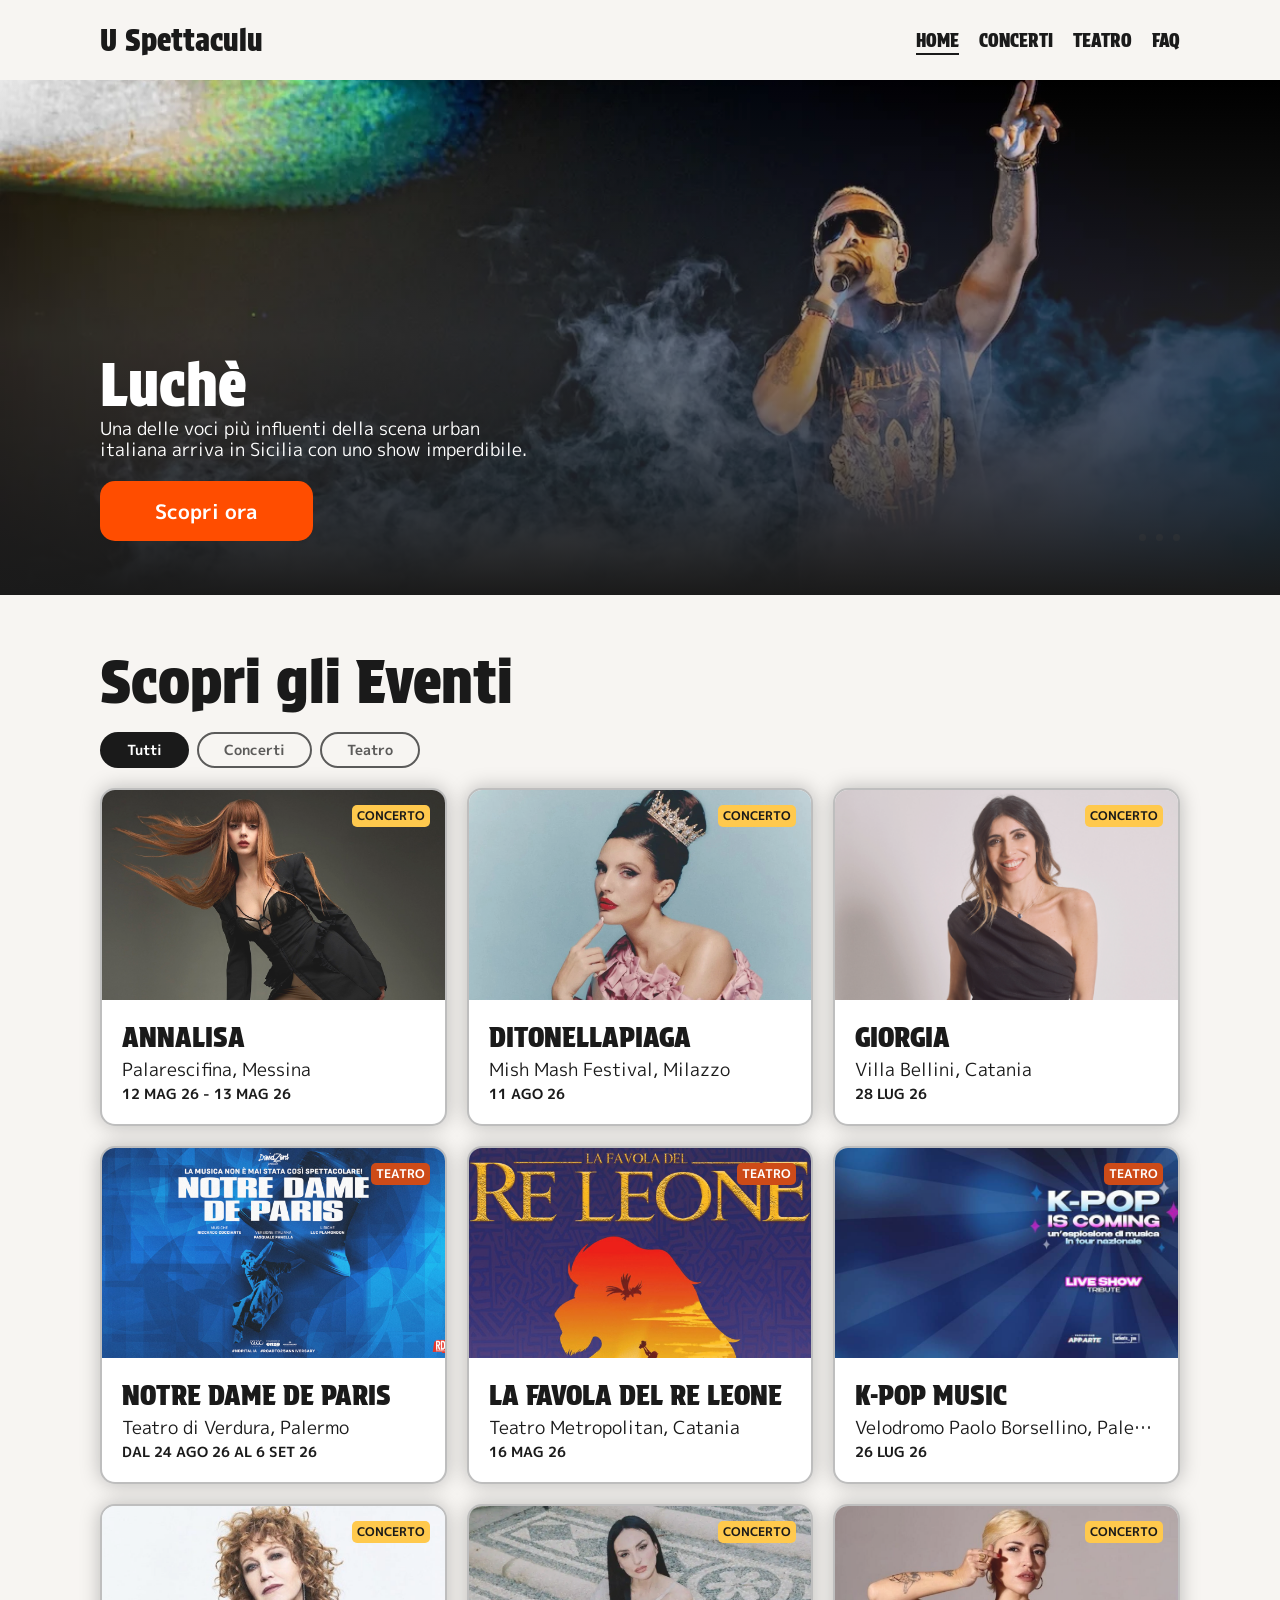
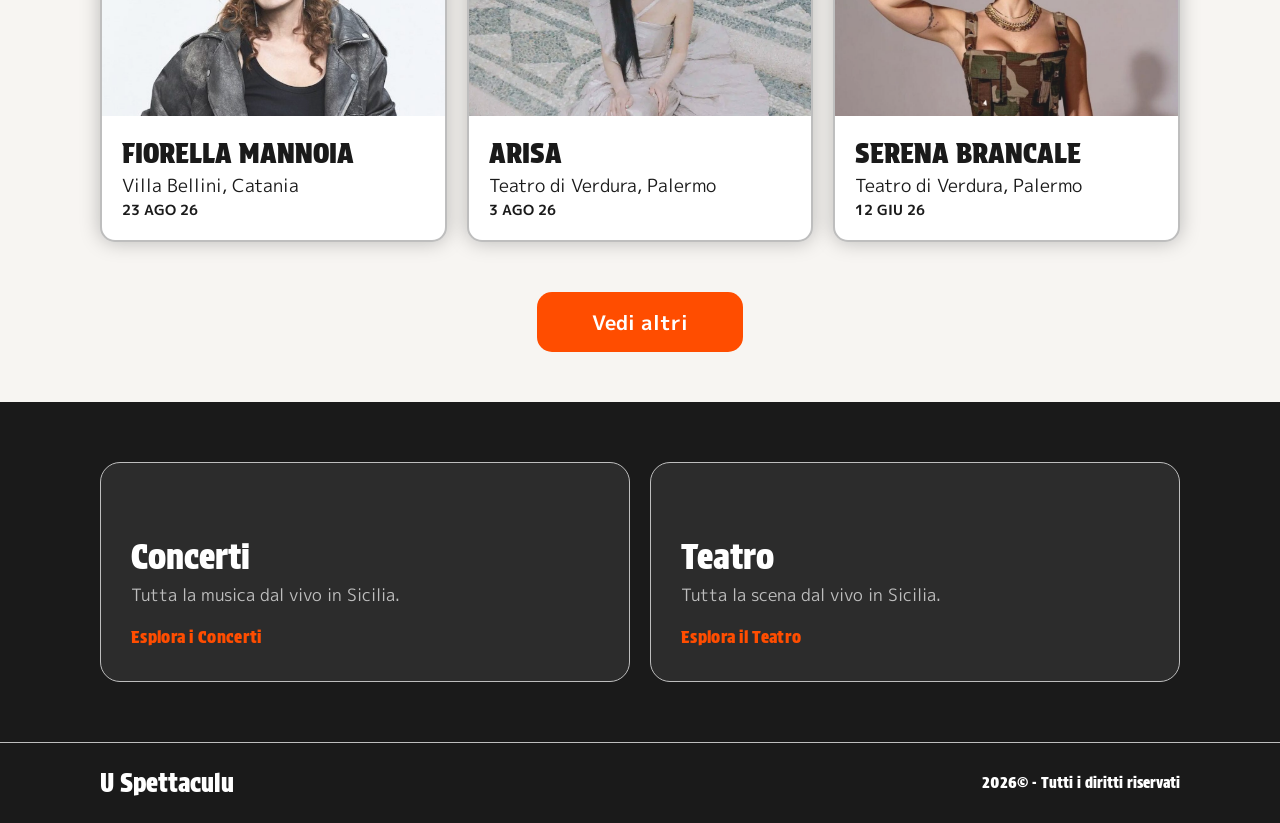
<file: index.html>
<!DOCTYPE html>
<html lang="it">
<head>
    <meta charset="UTF-8">
    <meta name="viewport" content="width=device-width, initial-scale=1.0">
    <title>U Spettaculu</title>
    <link rel="stylesheet" href="css/style.css">
    <link rel="preconnect" href="https://fonts.googleapis.com">
    <link rel="preconnect" href="https://fonts.gstatic.com" crossorigin>
    <link href="https://fonts.googleapis.com/css2?family=Protest+Strike&display=swap" rel="stylesheet">
    <link rel="preconnect" href="https://fonts.googleapis.com">
    <link rel="preconnect" href="https://fonts.gstatic.com" crossorigin>
    <link href="https://fonts.googleapis.com/css2?family=M+PLUS+1p&display=swap" rel="stylesheet">
</head>
<body>

<header>
  <div class="navbar">
    <a href="index.html" class="logo">U Spettaculu</a>
    <input type="checkbox" id="menu-toggle" class="menu-toggle">
    <label for="menu-toggle" class="hamburger">
      <span></span>
      <span></span>
      <span></span>
    </label>
    <nav>
      <ul class="nav-link">
        <li><a href="index.html" class="attivo">Home</a></li>
        <li><a href="concerti.html">Concerti</a></li>
        <li><a href="teatro.html">Teatro</a></li>
        <li><a href="faq.html">FAQ</a></li>
      </ul>
    </nav>
  </div>
</header>

<section class="hero">
  <div class="hero-track">
    <div class="hero-slide">
      <img src="img/luche-recensione-forum-concerto.webp" alt="Luchè">
      <div class="hero-contenuti">
        <h1 class="hero-titolo">Luchè</h1>
        <p class="hero-descrizione">Una delle voci più influenti della scena urban italiana arriva in Sicilia con uno show imperdibile.</p>
        <a href="luche.html" class="btn-arancione">Scopri ora</a>
      </div>
    </div>

    <div class="hero-slide">
      <img src="img/il_lago_dei_cigni2.jpg" alt="Il Lago dei Cigni">
      <div class="hero-contenuti">
        <h1 class="hero-titolo">Il Lago dei Cigni</h1>
        <p class="hero-descrizione">Celebre balletto che narra la tragica storia d'amore tra il principe Sigfrido e la principessa Odette.</p>
        <a href="il-lago-dei-cigni.html" class="btn-arancione">Scopri ora</a>
      </div>
    </div>

    <div class="hero-slide">
      <img src="img/copia-di-copy-of-rai-prima-puntata-di-sanremo-top.jpg" alt="Ditonellapiaga">
      <div class="hero-contenuti">
        <h1 class="hero-titolo">Ditonellapiaga</h1>
        <p class="hero-descrizione">Reduce dal podio a Sanremo 26, Ditonellapiaga si prepara per la sua unica data in Sicilia.</p>
        <a href="ditonellapiaga.html" class="btn-arancione">Scopri ora</a>
      </div>
    </div>
  </div>

  <div class="hero-dots">
    <span></span>
    <span></span>
    <span></span>
  </div>
</section>

<section class="scopri-eventi">
  <div class="scopri-eventi-contenitore">

    <div class="titolo-filtri">
      <h2 class="scopri-titolo">Scopri gli Eventi</h2>
      <div class="scopri-filtri">
        <button class="filtro active">Tutti</button>
        <button class="filtro">Concerti</button>
        <button class="filtro">Teatro</button>
      </div>
    </div>

    <div class="griglia-eventi">

    <a href="annalisa.html">
      <article class="card-eventi">
        <div class="card-immagine">
          <img src="img/annalisa.jpg" alt="Annalisa">
          <span class="badge-concerto">Concerto</span>
        </div>
        <div class="info-evento">
          <span class="nome-evento">Annalisa</span>
          <span class="luogo-evento">Palarescifina, Messina</span>
          <span class="data-evento">12 MAG 26 - 13 MAG 26</span>
        </div>
      </article>
    </a>

    <a href="ditonellapiaga.html">
      <article class="card-eventi">
        <div class="card-immagine">
          <img src="img/ditonellapiaga-ilariaieie-684-1.jpg" alt="Ditonellapiaga">
          <span class="badge-concerto">Concerto</span>
        </div>
        <div class="info-evento">
          <span class="nome-evento">Ditonellapiaga</span>
          <span class="luogo-evento">Mish Mash Festival, Milazzo</span>
          <span class="data-evento">11 Ago 26</span>
        </div>
      </article>
    </a>

      <article class="card-eventi">
        <div class="card-immagine">
          <img src="img/Giorgia La Cura per Me 1181_foto di Paolo Santambrogio.webp" alt="Giorgia">
          <span class="badge-concerto">Concerto</span>
        </div>
        <div class="info-evento">
          <span class="nome-evento">Giorgia</span>
          <span class="luogo-evento">Villa Bellini, Catania</span>
          <span class="data-evento">28 Lug 26</span>
        </div>
      </article>

      <a href="notre-dame.html">
      <article class="card-eventi">
        <div class="card-immagine">
          <img src="img/NDP_26_FB_event.jpg" alt="Notre Dame De Paris">
          <span class="badge-teatro">Teatro</span>
        </div>
        <div class="info-evento">
          <span class="nome-evento">Notre Dame De Paris</span>
          <span class="luogo-evento">Teatro di Verdura, Palermo</span>
          <span class="data-evento">Dal 24 ago 26 al 6 set 26</span>
        </div>
      </article>
      </a>

      <article class="card-eventi">
        <div class="card-immagine">
          <img src="img/Progetto-senza-titolo-46.jpg" alt="La favola del Re Leone">
          <span class="badge-teatro">Teatro</span>
        </div>
        <div class="info-evento">
          <span class="nome-evento">La favola del Re Leone</span>
          <span class="luogo-evento">Teatro Metropolitan, Catania</span>
          <span class="data-evento">16 Mag 26</span>
        </div>
      </article>

      <article class="card-eventi">
        <div class="card-immagine">
          <img src="img/kpop-coming-soon-biglietti-4.jpg" alt="K-POP Music">
          <span class="badge-teatro">Teatro</span>
        </div>
        <div class="info-evento">
          <span class="nome-evento">K-POP Music</span>
          <span class="luogo-evento">Velodromo Paolo Borsellino, Palermo</span>
          <span class="data-evento">26 Lug 26</span>
        </div>
      </article>

      <article class="card-eventi">
        <div class="card-immagine">
          <img src="img/Fiorella-Mannoia-1200x675.jpg" alt="Fiorella Mannoia">
          <span class="badge-concerto">Concerto</span>
        </div>
        <div class="info-evento">
          <span class="nome-evento">Fiorella Mannoia</span>
          <span class="luogo-evento">Villa Bellini, Catania</span>
          <span class="data-evento">23 Ago 26</span>
        </div>
      </article>

      <article class="card-eventi">
        <div class="card-immagine">
          <img src="img/arisa-rugiada-1200x675.jpg.webp" alt="Arisa">
          <span class="badge-concerto">Concerto</span>
        </div>
        <div class="info-evento">
          <span class="nome-evento">Arisa</span>
          <span class="luogo-evento">Teatro di Verdura, Palermo</span>
          <span class="data-evento">3 Ago 26</span>
        </div>
      </article>

      <article class="card-eventi">
        <div class="card-immagine">
          <img src="img/Serena Brancale foto 2.jpg" alt="Serena Brancale">
          <span class="badge-concerto">Concerto</span>
        </div>
        <div class="info-evento">
          <span class="nome-evento">Serena Brancale</span>
          <span class="luogo-evento">Teatro di Verdura, Palermo</span>
          <span class="data-evento">12 Giu 26</span>
        </div>
      </article>

    </div>

    <div class="spazio-bottone">
      <a href="tutti-eventi.html" class="btn-arancione">Vedi altri</a>
    </div>

  </div>
</section>

<section class="categorie">
  <div class="griglia-categorie">

      <div class="card-categoria">
        <h3 class="nome-categoria">Concerti</h3>
        <p class="descrizione-categoria">Tutta la musica dal vivo in Sicilia.</p>
        <a href="concerti.html" class="btn-categoria"><span>Esplora i Concerti</span></a>
      </div>

      <div class="card-categoria">
        <h3 class="nome-categoria">Teatro</h3>
        <p class="descrizione-categoria">Tutta la scena dal vivo in Sicilia.</p>
        <a href="teatro.html" class="btn-categoria"><span>Esplora il Teatro</span></a>
      </div>

  </div>
</section>

<footer class="footer">
  <div class="footer-contenuti">
    <a href="index.html" class="footer-logo">U Spettaculu</a>
    <span class="footer-copyright">2026© - Tutti i diritti riservati</span>
  </div>
</footer>

</body>
</html>
</file>
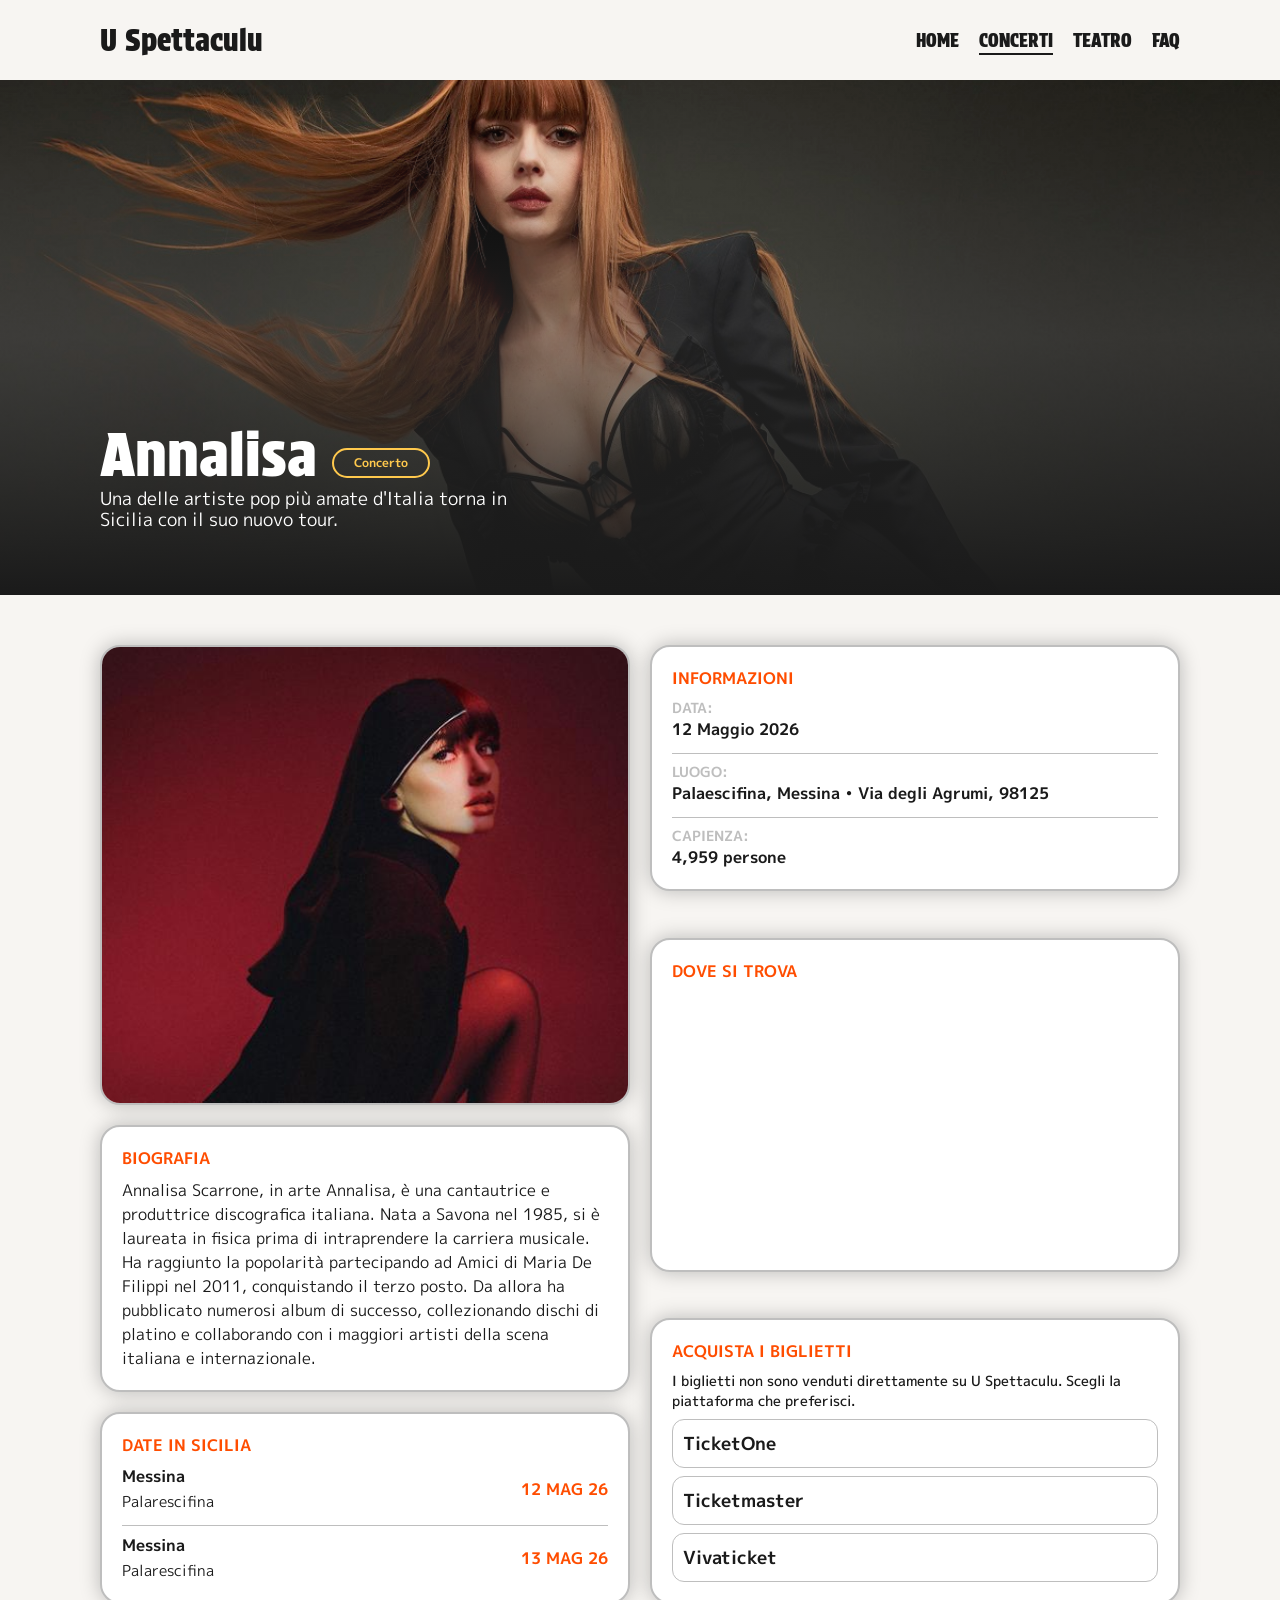
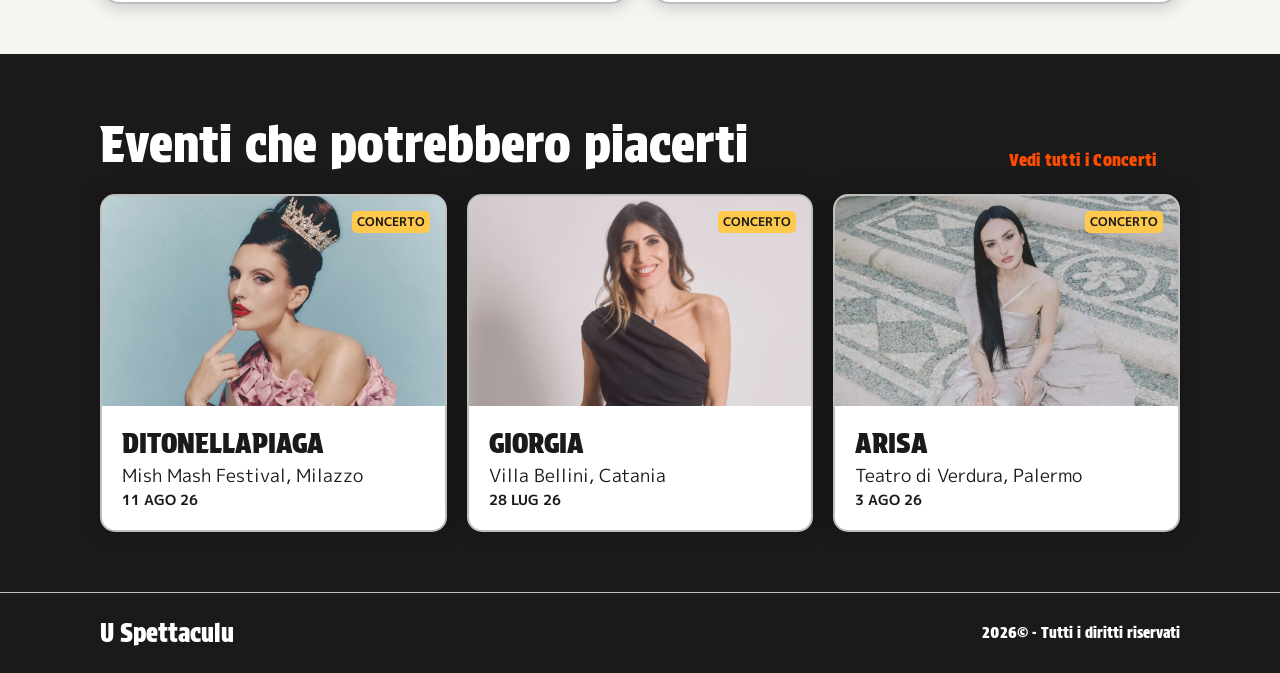
<file: annalisa.html>
<!DOCTYPE html>
<html lang="it">
<head>
    <meta charset="UTF-8">
    <meta name="viewport" content="width=device-width, initial-scale=1.0">
    <title>Concerti | Annalisa</title>
    <link rel="stylesheet" href="css/style.css">
    <link rel="preconnect" href="https://fonts.googleapis.com">
    <link rel="preconnect" href="https://fonts.gstatic.com" crossorigin>
    <link href="https://fonts.googleapis.com/css2?family=Protest+Strike&display=swap" rel="stylesheet">
    <link rel="preconnect" href="https://fonts.googleapis.com">
    <link rel="preconnect" href="https://fonts.gstatic.com" crossorigin>
    <link href="https://fonts.googleapis.com/css2?family=M+PLUS+1p&display=swap" rel="stylesheet">
</head>
<body>
   
<header>
  <div class="navbar">
    <a href="index.html" class="logo">U Spettaculu</a>
    <input type="checkbox" id="menu-toggle" class="menu-toggle">
    <label for="menu-toggle" class="hamburger">
      <span></span>
      <span></span>
      <span></span>
    </label>
    <nav>
      <ul class="nav-link">
        <li><a href="index.html">Home</a></li>
        <li><a href="concerti.html" class="attivo">Concerti</a></li>
        <li><a href="teatro.html">Teatro</a></li>
        <li><a href="faq.html">FAQ</a></li>
      </ul>
    </nav>
  </div>
</header>

<section class="hero">

    <div class="hero-slide">
      <img src="img/annalisa.jpg" alt="Annalisa">
      <div class="hero-contenuti">
        <div class="hero-titolo-badge">
            <h1 class="hero-titolo">Annalisa</h1>
            <span class="badge-concerto-alternativo">Concerto</span>
        </div>
        <p class="hero-descrizione">Una delle artiste pop più amate d'Italia torna in Sicilia con il suo nuovo tour.</p>
      </div>
    </div>

</section>

<section class="dettagli-evento">
  <div class="griglia-dettagli">

    <div class="colonna-sinistra">

    <div class="card-dettaglio card-immagine-evento">
      <img src="img/annalisa-2.jpg" alt="Annalisa in 'Canzone Estiva'">
    </div>

    <div class="card-dettaglio card-biografia">
      <h3 class="titolo-card">Biografia</h3>
      <p>Annalisa Scarrone, in arte Annalisa, è una cantautrice e produttrice discografica italiana. Nata a Savona nel 1985, si è laureata in fisica prima di intraprendere la carriera musicale. Ha raggiunto la popolarità partecipando ad Amici di Maria De Filippi nel 2011, conquistando il terzo posto. Da allora ha pubblicato numerosi album di successo, collezionando dischi di platino e collaborando con i maggiori artisti della scena italiana e internazionale.</p>
    </div>

    <div class="card-dettaglio card-altre-date">
      <h3 class="titolo-card">Date in Sicilia</h3>
      <div class="gruppo-data">
        <div class="città-luogo">
            <p class="città">Messina</p>
            <p class="luogo">Palarescifina</p>
        </div>
        <p class="data">12 Mag 26</p>
      </div>
      <div class="gruppo-data ultima-data">
        <div class="città-luogo">
            <p class="città">Messina</p>
            <p class="luogo">Palarescifina</p>
        </div>
        <p class="data">13 Mag 26</p>
      </div>
    </div>

    </div>

    <div class="colonna-destra">

        <div class="card-dettaglio card-info-evento">
      <h3 class="titolo-card">Informazioni</h3>
      <div>
        <p class="info-titolo"><strong>Data:</strong></p>
        <p class="info-riga">12 Maggio 2026</p>
      </div>
      <div>
        <p class="info-titolo"><strong>Luogo:</strong></p>
        <p class="info-riga">Palaescifina, Messina • Via degli Agrumi, 98125</p>
      </div>
      <div>
        <p class="info-titolo"><strong>Capienza:</strong></p>
        <p class="info-riga ultima-riga">4,959 persone</p>
      </div>
    </div>

    <div class="card-dettaglio card-mappa">
      <h3 class="titolo-card">Dove si trova</h3>
      <iframe src="https://www.google.com/maps/embed?pb=..." width="100%" height="250" style="border:0;" allowfullscreen="" loading="lazy"></iframe>
    </div>

    <div class="card-dettaglio card-biglietti">
      <h3 class="titolo-card">Acquista i biglietti</h3>
      <p>I biglietti non sono venduti direttamente su U Spettaculu. Scegli la piattaforma che preferisci.</p>
      <div class="bottoni-biglietti">
        <a href="#" class="btn-biglietto">TicketOne</a>
        <a href="#" class="btn-biglietto">Ticketmaster</a>
        <a href="#" class="btn-biglietto">Vivaticket</a>
      </div>
    </div>

    </div>

  </div>
</section>

<section class="categorie">
  <div class="scopri-eventi-contenitore">
    
    <div class="titolo-filtri potrebbero-piacerti">
      <h2 class="potrebbero-piacerti-titolo">Eventi che potrebbero piacerti</h2>
      <a href="concerti.html" class="btn-potrebbero-piacerti"><span>Vedi tutti i Concerti</span></a>
    </div>

    <div class="griglia-eventi">

      <a href="ditonellapiaga.html">
       <article class="card-eventi">
        <div class="card-immagine">
          <img src="img/ditonellapiaga-ilariaieie-684-1.jpg" alt="Ditonellapiaga">
          <span class="badge-concerto">Concerto</span>
        </div>
        <div class="info-evento">
          <span class="nome-evento">Ditonellapiaga</span>
          <span class="luogo-evento">Mish Mash Festival, Milazzo</span>
          <span class="data-evento">11 Ago 26</span>
        </div>
      </article>
      </a>

      <article class="card-eventi">
        <div class="card-immagine">
          <img src="img/Giorgia La Cura per Me 1181_foto di Paolo Santambrogio.webp" alt="Giorgia">
          <span class="badge-concerto">Concerto</span>
        </div>
        <div class="info-evento">
          <span class="nome-evento">Giorgia</span>
          <span class="luogo-evento">Villa Bellini, Catania</span>
          <span class="data-evento">28 Lug 26</span>
        </div>
      </article>

      <article class="card-eventi">
        <div class="card-immagine">
          <img src="img/arisa-rugiada-1200x675.jpg.webp" alt="Arisa">
          <span class="badge-concerto">Concerto</span>
        </div>
        <div class="info-evento">
          <span class="nome-evento">Arisa</span>
          <span class="luogo-evento">Teatro di Verdura, Palermo</span>
          <span class="data-evento">3 Ago 26</span>
        </div>
      </article>

    </div>
  </div>
</section>

<footer class="footer">
  <div class="footer-contenuti">
    <a href="index.html" class="footer-logo">U Spettaculu</a>
    <span class="footer-copyright">2026© - Tutti i diritti riservati</span>
  </div>
</footer>

</body>
</html>
</file>
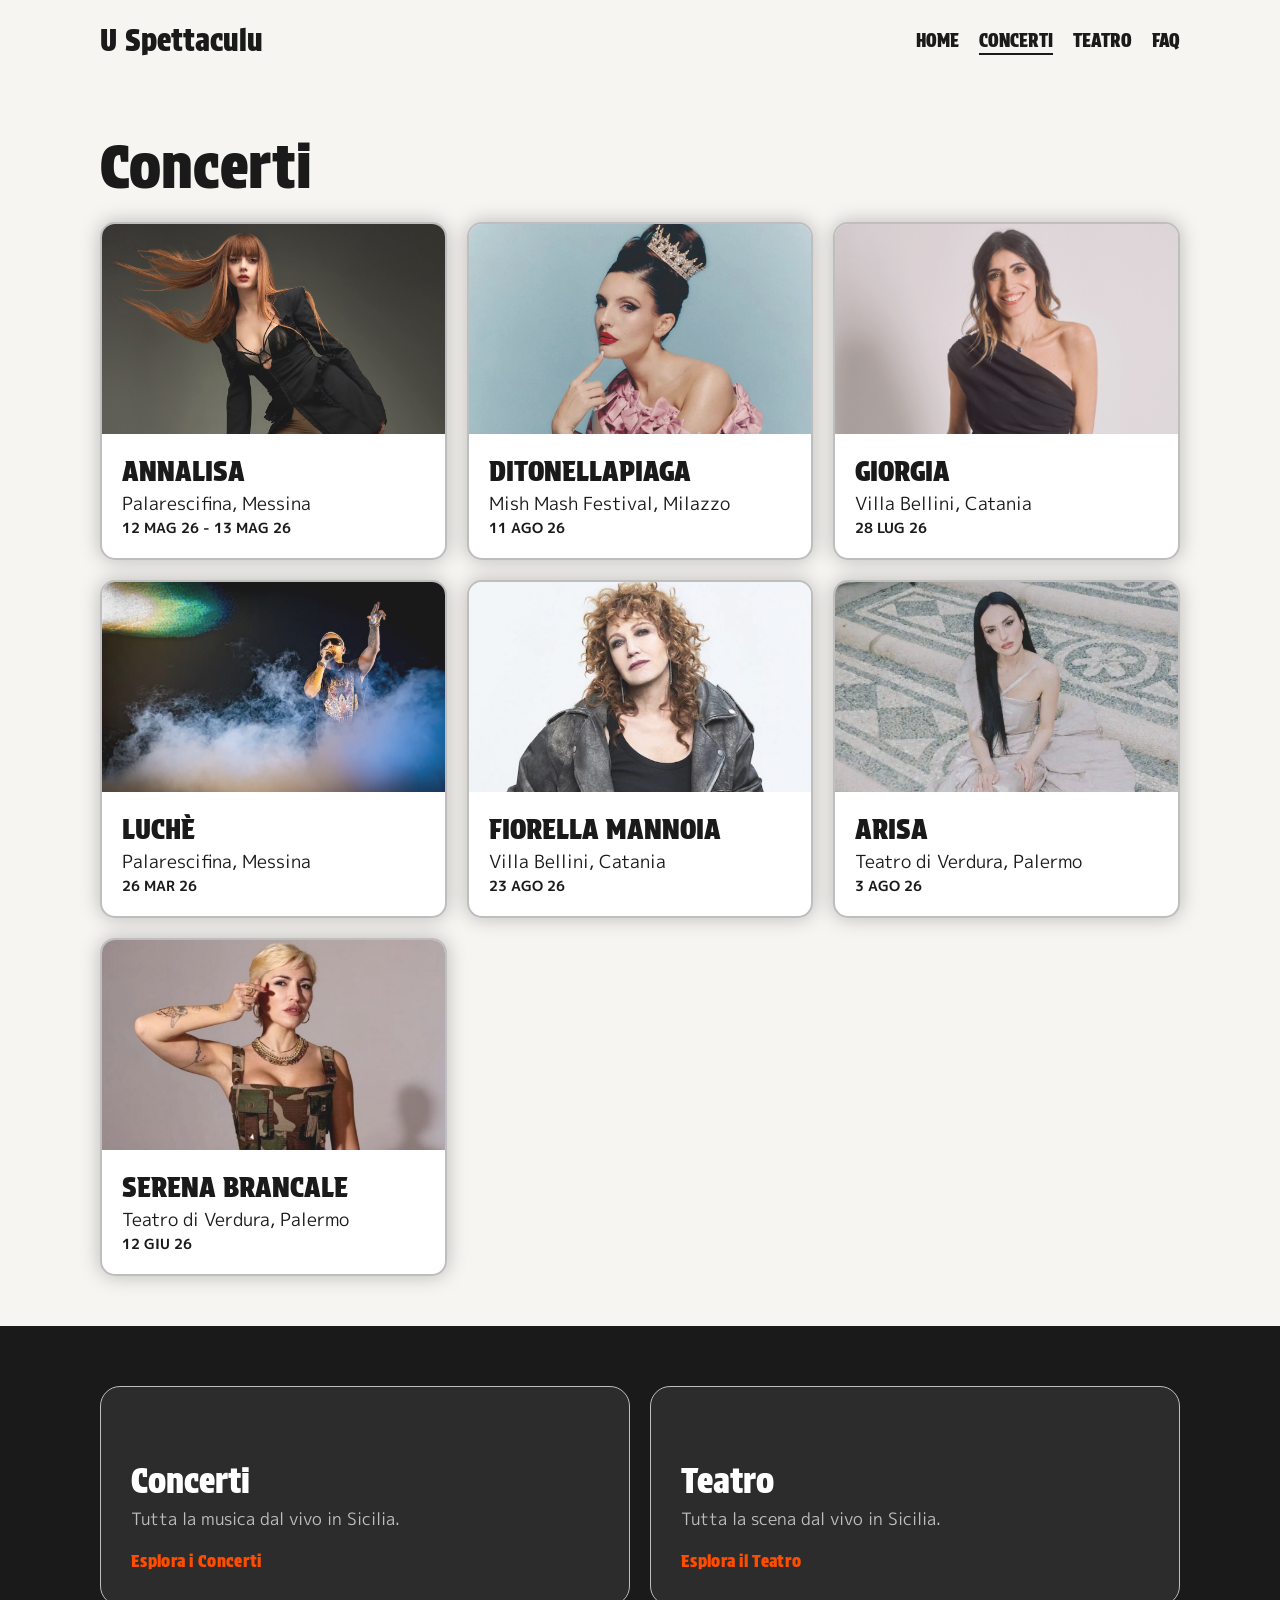
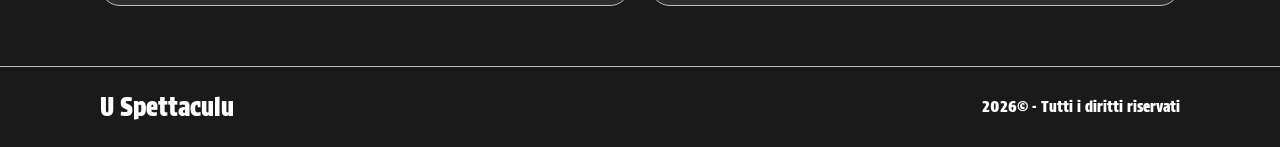
<file: concerti.html>
<!DOCTYPE html>
<html lang="it">
<head>
    <meta charset="UTF-8">
    <meta name="viewport" content="width=device-width, initial-scale=1.0">
    <title>Concerti | U Spettaculu</title>
    <link rel="stylesheet" href="css/style.css">
    <link rel="preconnect" href="https://fonts.googleapis.com">
    <link rel="preconnect" href="https://fonts.gstatic.com" crossorigin>
    <link href="https://fonts.googleapis.com/css2?family=Protest+Strike&display=swap" rel="stylesheet">
    <link rel="preconnect" href="https://fonts.googleapis.com">
    <link rel="preconnect" href="https://fonts.gstatic.com" crossorigin>
    <link href="https://fonts.googleapis.com/css2?family=M+PLUS+1p&display=swap" rel="stylesheet">
</head>
<body>
    
<header>
  <div class="navbar">
    <a href="index.html" class="logo">U Spettaculu</a>
    <input type="checkbox" id="menu-toggle" class="menu-toggle">
    <label for="menu-toggle" class="hamburger">
      <span></span>
      <span></span>
      <span></span>
    </label>
    <nav>
      <ul class="nav-link">
        <li><a href="index.html">Home</a></li>
        <li><a href="concerti.html" class="attivo">Concerti</a></li>
        <li><a href="teatro.html">Teatro</a></li>
        <li><a href="faq.html">FAQ</a></li>
      </ul>
    </nav>
  </div>
</header>

<section class="scopri-eventi">
  <div class="scopri-eventi-contenitore">

    <div class="titolo-filtri">
      <h2 class="scopri-titolo">Concerti</h2>
    </div>

    <div class="griglia-eventi">

    <a href="annalisa.html">
      <article class="card-eventi">
        <div class="card-immagine">
          <img src="img/annalisa.jpg" alt="Annalisa">
        </div>
        <div class="info-evento">
          <span class="nome-evento">Annalisa</span>
          <span class="luogo-evento">Palarescifina, Messina</span>
          <span class="data-evento">12 MAG 26 - 13 MAG 26</span>
        </div>
      </article>
    </a>

    <a href="ditonellapiaga.html">
      <article class="card-eventi">
        <div class="card-immagine">
          <img src="img/ditonellapiaga-ilariaieie-684-1.jpg" alt="Ditonellapiaga">
        </div>
        <div class="info-evento">
          <span class="nome-evento">Ditonellapiaga</span>
          <span class="luogo-evento">Mish Mash Festival, Milazzo</span>
          <span class="data-evento">11 Ago 26</span>
        </div>
      </article>
    </a>

      <article class="card-eventi">
        <div class="card-immagine">
          <img src="img/Giorgia La Cura per Me 1181_foto di Paolo Santambrogio.webp" alt="Giorgia">
        </div>
        <div class="info-evento">
          <span class="nome-evento">Giorgia</span>
          <span class="luogo-evento">Villa Bellini, Catania</span>
          <span class="data-evento">28 Lug 26</span>
        </div>
      </article>

      <a href="luche.html">
      <article class="card-eventi">
        <div class="card-immagine">
          <img src="img/luche-recensione-forum-concerto.webp" alt="Luchè">
        </div>
        <div class="info-evento">
          <span class="nome-evento">Luchè</span>
          <span class="luogo-evento">Palarescifina, Messina</span>
          <span class="data-evento">26 Mar 26</span>
        </div>
      </article>
      </a>

      <article class="card-eventi">
        <div class="card-immagine">
          <img src="img/Fiorella-Mannoia-1200x675.jpg" alt="Fiorella Mannoia">
        </div>
        <div class="info-evento">
          <span class="nome-evento">Fiorella Mannoia</span>
          <span class="luogo-evento">Villa Bellini, Catania</span>
          <span class="data-evento">23 Ago 26</span>
        </div>
      </article>

      <article class="card-eventi">
        <div class="card-immagine">
          <img src="img/arisa-rugiada-1200x675.jpg.webp" alt="Arisa">
        </div>
        <div class="info-evento">
          <span class="nome-evento">Arisa</span>
          <span class="luogo-evento">Teatro di Verdura, Palermo</span>
          <span class="data-evento">3 Ago 26</span>
        </div>
      </article>

      <article class="card-eventi">
        <div class="card-immagine">
          <img src="img/Serena Brancale foto 2.jpg" alt="Serena Brancale">
        </div>
        <div class="info-evento">
          <span class="nome-evento">Serena Brancale</span>
          <span class="luogo-evento">Teatro di Verdura, Palermo</span>
          <span class="data-evento">12 Giu 26</span>
        </div>
      </article>

    </div>

  </div>
</section>

<section class="categorie">
  <div class="griglia-categorie">

      <div class="card-categoria">
        <h3 class="nome-categoria">Concerti</h3>
        <p class="descrizione-categoria">Tutta la musica dal vivo in Sicilia.</p>
        <a href="concerti.html" class="btn-categoria"><span>Esplora i Concerti</span></a>
      </div>

      <div class="card-categoria">
        <h3 class="nome-categoria">Teatro</h3>
        <p class="descrizione-categoria">Tutta la scena dal vivo in Sicilia.</p>
        <a href="teatro.html" class="btn-categoria"><span>Esplora il Teatro</span></a>
      </div>

  </div>
</section>

<footer class="footer">
  <div class="footer-contenuti">
    <a href="index.html" class="footer-logo">U Spettaculu</a>
    <span class="footer-copyright">2026© - Tutti i diritti riservati</span>
  </div>
</footer>

</body>
</html>
</file>
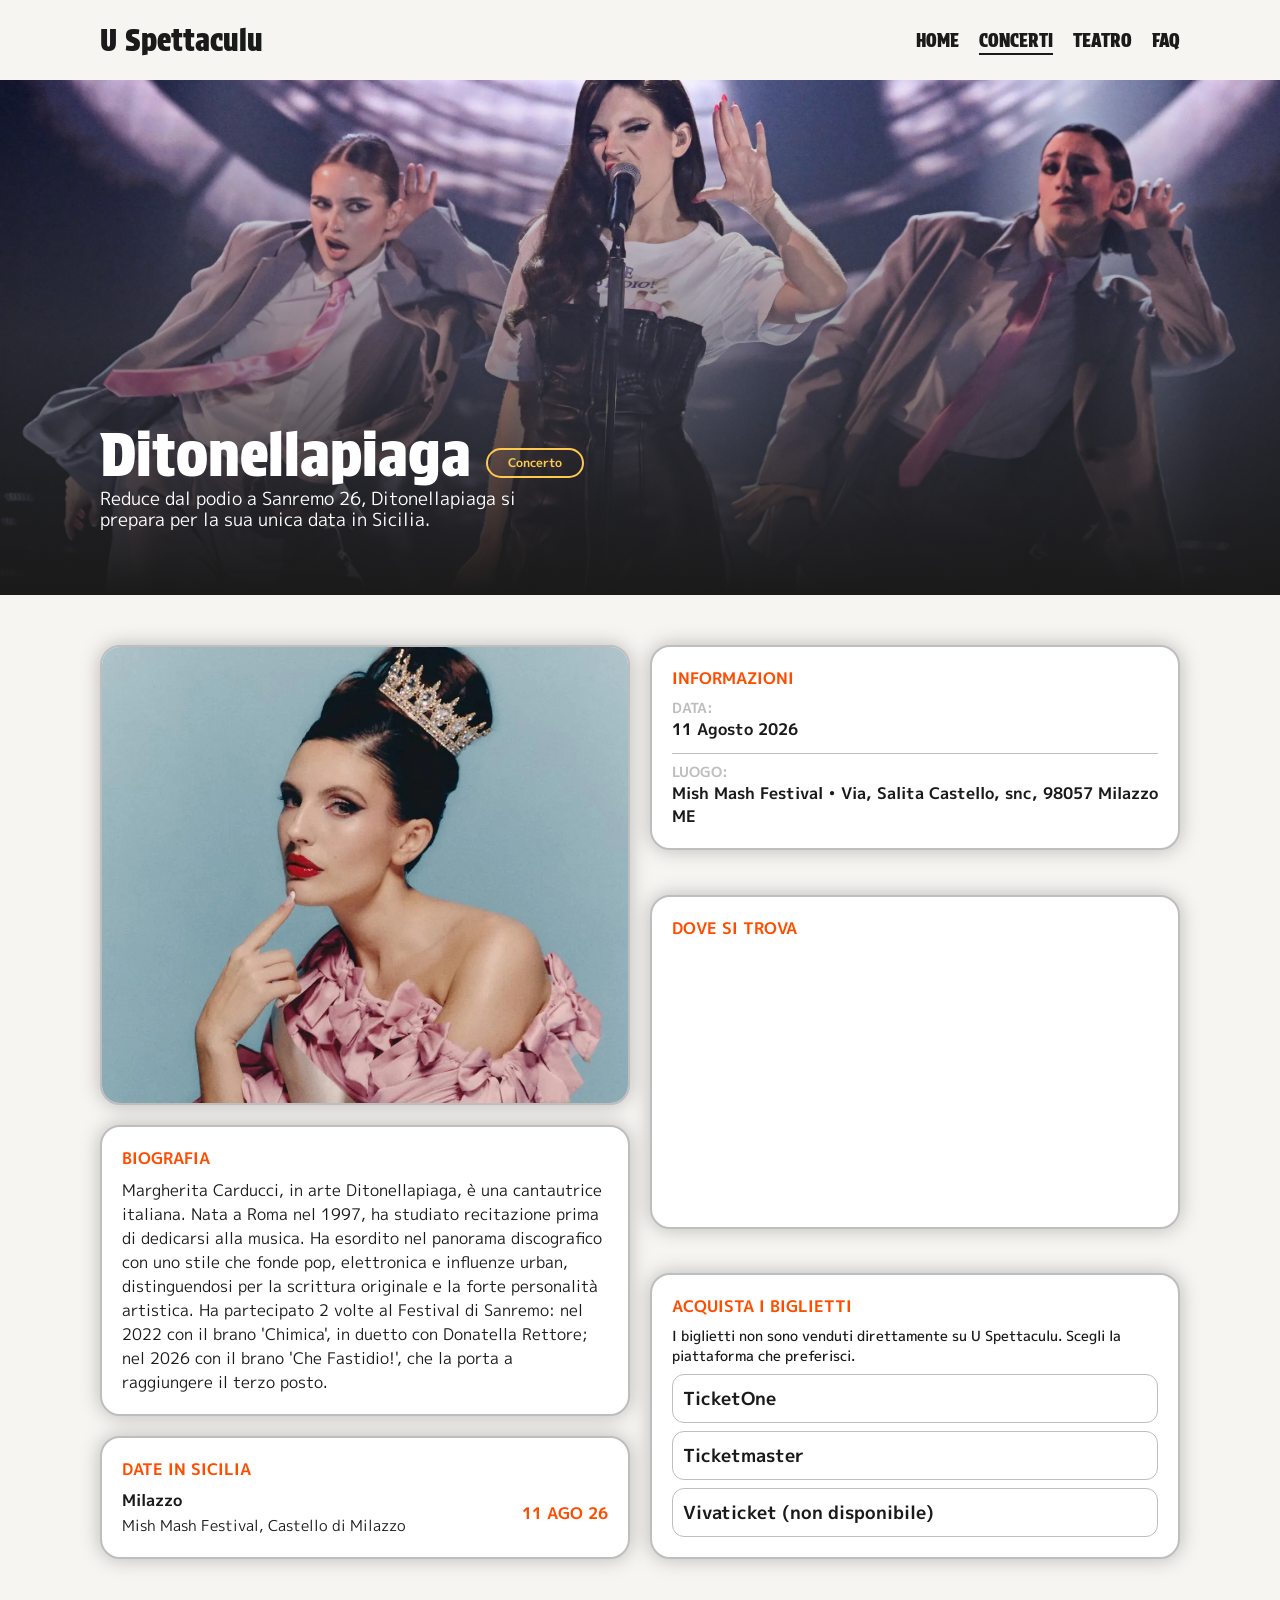
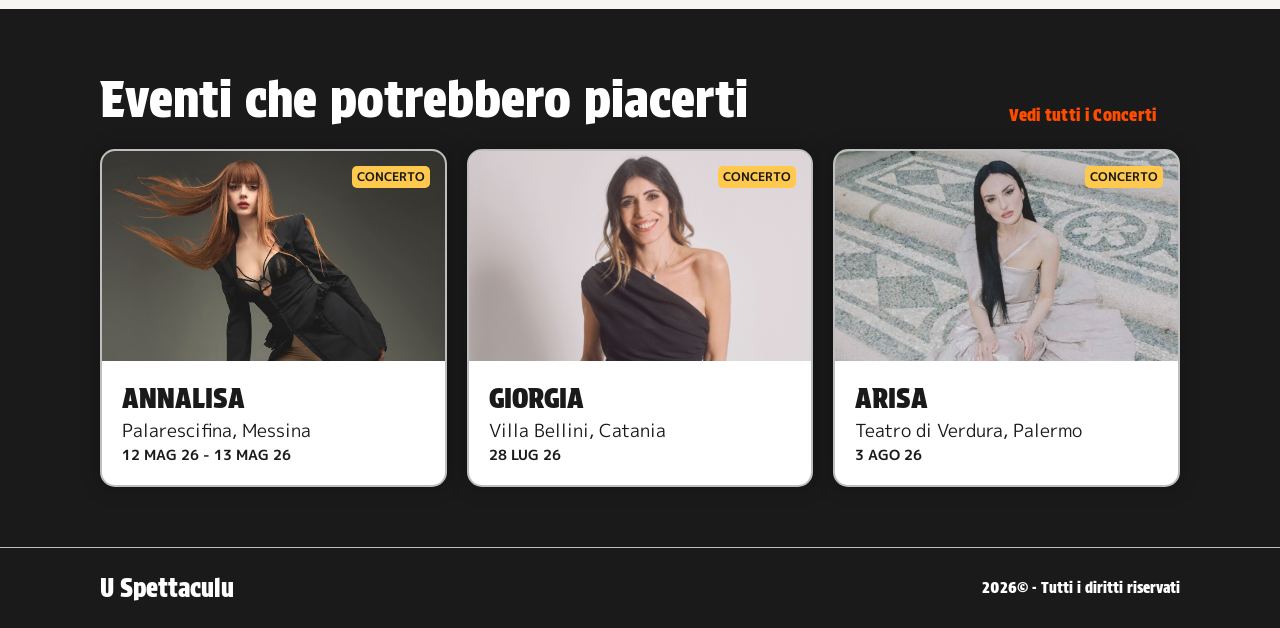
<file: ditonellapiaga.html>
<!DOCTYPE html>
<html lang="it">
<head>
    <meta charset="UTF-8">
    <meta name="viewport" content="width=device-width, initial-scale=1.0">
    <title>Concerti | Ditonellapiaga</title>
    <link rel="stylesheet" href="css/style.css">
    <link rel="preconnect" href="https://fonts.googleapis.com">
    <link rel="preconnect" href="https://fonts.gstatic.com" crossorigin>
    <link href="https://fonts.googleapis.com/css2?family=Protest+Strike&display=swap" rel="stylesheet">
    <link rel="preconnect" href="https://fonts.googleapis.com">
    <link rel="preconnect" href="https://fonts.gstatic.com" crossorigin>
    <link href="https://fonts.googleapis.com/css2?family=M+PLUS+1p&display=swap" rel="stylesheet">
</head>
<body>
   
<header>
  <div class="navbar">
    <a href="index.html" class="logo">U Spettaculu</a>
    <input type="checkbox" id="menu-toggle" class="menu-toggle">
    <label for="menu-toggle" class="hamburger">
      <span></span>
      <span></span>
      <span></span>
    </label>
    <nav>
      <ul class="nav-link">
        <li><a href="index.html">Home</a></li>
        <li><a href="concerti.html" class="attivo">Concerti</a></li>
        <li><a href="teatro.html">Teatro</a></li>
        <li><a href="faq.html">FAQ</a></li>
      </ul>
    </nav>
  </div>
</header>

<section class="hero">

    <div class="hero-slide">
      <img src="img/copia-di-copy-of-rai-prima-puntata-di-sanremo-top.jpg" alt="Ditonellapiaga">
      <div class="hero-contenuti">
        <div class="hero-titolo-badge">
            <h1 class="hero-titolo">Ditonellapiaga</h1>
            <span class="badge-concerto-alternativo">Concerto</span>
        </div>
        <p class="hero-descrizione">Reduce dal podio a Sanremo 26, Ditonellapiaga si prepara per la sua unica data in Sicilia.</p>
      </div>
    </div>

</section>

<section class="dettagli-evento">
  <div class="griglia-dettagli">

    <div class="colonna-sinistra">

    <div class="card-dettaglio card-immagine-evento">
      <img src="img/ditonellapiaga-ilariaieie-684-1.jpg" alt="Ditonellapiaga">
    </div>

    <div class="card-dettaglio card-biografia">
      <h3 class="titolo-card">Biografia</h3>
      <p>Margherita Carducci, in arte Ditonellapiaga, è una cantautrice italiana. Nata a Roma nel 1997, ha studiato recitazione prima di dedicarsi alla musica. Ha esordito nel panorama discografico con uno stile che fonde pop, elettronica e influenze urban, distinguendosi per la scrittura originale e la forte personalità artistica. Ha partecipato 2 volte al Festival di Sanremo: nel 2022 con il brano 'Chimica', in duetto con Donatella Rettore; nel 2026 con il brano 'Che Fastidio!', che la porta a raggiungere il terzo posto.</p>
    </div>

    <div class="card-dettaglio card-altre-date">
      <h3 class="titolo-card">Date in Sicilia</h3>
      <div class="gruppo-data ultima-data">
        <div class="città-luogo">
            <p class="città">Milazzo</p>
            <p class="luogo">Mish Mash Festival, Castello di Milazzo</p>
        </div>
        <p class="data">11 Ago 26</p>
      </div>
    </div>

    </div>

    <div class="colonna-destra">

        <div class="card-dettaglio card-info-evento">
      <h3 class="titolo-card">Informazioni</h3>
      <div>
        <p class="info-titolo"><strong>Data:</strong></p>
        <p class="info-riga">11 Agosto 2026</p>
      </div>
      <div>
        <p class="info-titolo"><strong>Luogo:</strong></p>
        <p class="info-riga ultima-riga">Mish Mash Festival • Via, Salita Castello, snc, 98057 Milazzo ME</p>
      </div>
    </div>

    <div class="card-dettaglio card-mappa">
      <h3 class="titolo-card">Dove si trova</h3>
      <iframe src="https://www.google.com/maps/embed?pb=..." width="100%" height="250" style="border:0;" allowfullscreen="" loading="lazy"></iframe>
    </div>

    <div class="card-dettaglio card-biglietti">
      <h3 class="titolo-card">Acquista i biglietti</h3>
      <p>I biglietti non sono venduti direttamente su U Spettaculu. Scegli la piattaforma che preferisci.</p>
      <div class="bottoni-biglietti">
        <a href="https://www.ticketone.it/artist/ditonellapiaga/?affiliate=IGA&gclid=CjwKCAjwyOzSBhBTEiwAmxvJ-gzZphsKamsMY5Yb8sIezTRJwVNK03CqYqWpwiQ4cdW7dUsoMyqSjBoCJckQAvD_BwE&referer_info=gads_aut_poprock_128816339206" class="btn-biglietto">TicketOne</a>
        <a href="https://www.ticketmaster.it/artist/ditonellapiaga-biglietti/1122233" class="btn-biglietto">Ticketmaster</a>
        <a href="#" class="btn-biglietto">Vivaticket (non disponibile)</a>
      </div>
    </div>

    </div>

  </div>
</section>

<section class="categorie">
  <div class="scopri-eventi-contenitore">
    
    <div class="titolo-filtri potrebbero-piacerti">
      <h2 class="potrebbero-piacerti-titolo">Eventi che potrebbero piacerti</h2>
      <a href="concerti.html" class="btn-potrebbero-piacerti"><span>Vedi tutti i Concerti</span></a>
    </div>

    <div class="griglia-eventi">

        <a href="annalisa.html">
       <article class="card-eventi">
        <div class="card-immagine">
          <img src="img/annalisa.jpg" alt="Annalisa">
          <span class="badge-concerto">Concerto</span>
        </div>
        <div class="info-evento">
          <span class="nome-evento">Annalisa</span>
          <span class="luogo-evento">Palarescifina, Messina</span>
          <span class="data-evento">12 MAG 26 - 13 MAG 26</span>
        </div>
      </article>
      </a>

      <article class="card-eventi">
        <div class="card-immagine">
          <img src="img/Giorgia La Cura per Me 1181_foto di Paolo Santambrogio.webp" alt="Giorgia">
          <span class="badge-concerto">Concerto</span>
        </div>
        <div class="info-evento">
          <span class="nome-evento">Giorgia</span>
          <span class="luogo-evento">Villa Bellini, Catania</span>
          <span class="data-evento">28 Lug 26</span>
        </div>
      </article>

      <article class="card-eventi">
        <div class="card-immagine">
          <img src="img/arisa-rugiada-1200x675.jpg.webp" alt="Arisa">
          <span class="badge-concerto">Concerto</span>
        </div>
        <div class="info-evento">
          <span class="nome-evento">Arisa</span>
          <span class="luogo-evento">Teatro di Verdura, Palermo</span>
          <span class="data-evento">3 Ago 26</span>
        </div>
      </article>

    </div>
  </div>
</section>

<footer class="footer">
  <div class="footer-contenuti">
    <a href="index.html" class="footer-logo">U Spettaculu</a>
    <span class="footer-copyright">2026© - Tutti i diritti riservati</span>
  </div>
</footer>

</body>
</html>
</file>
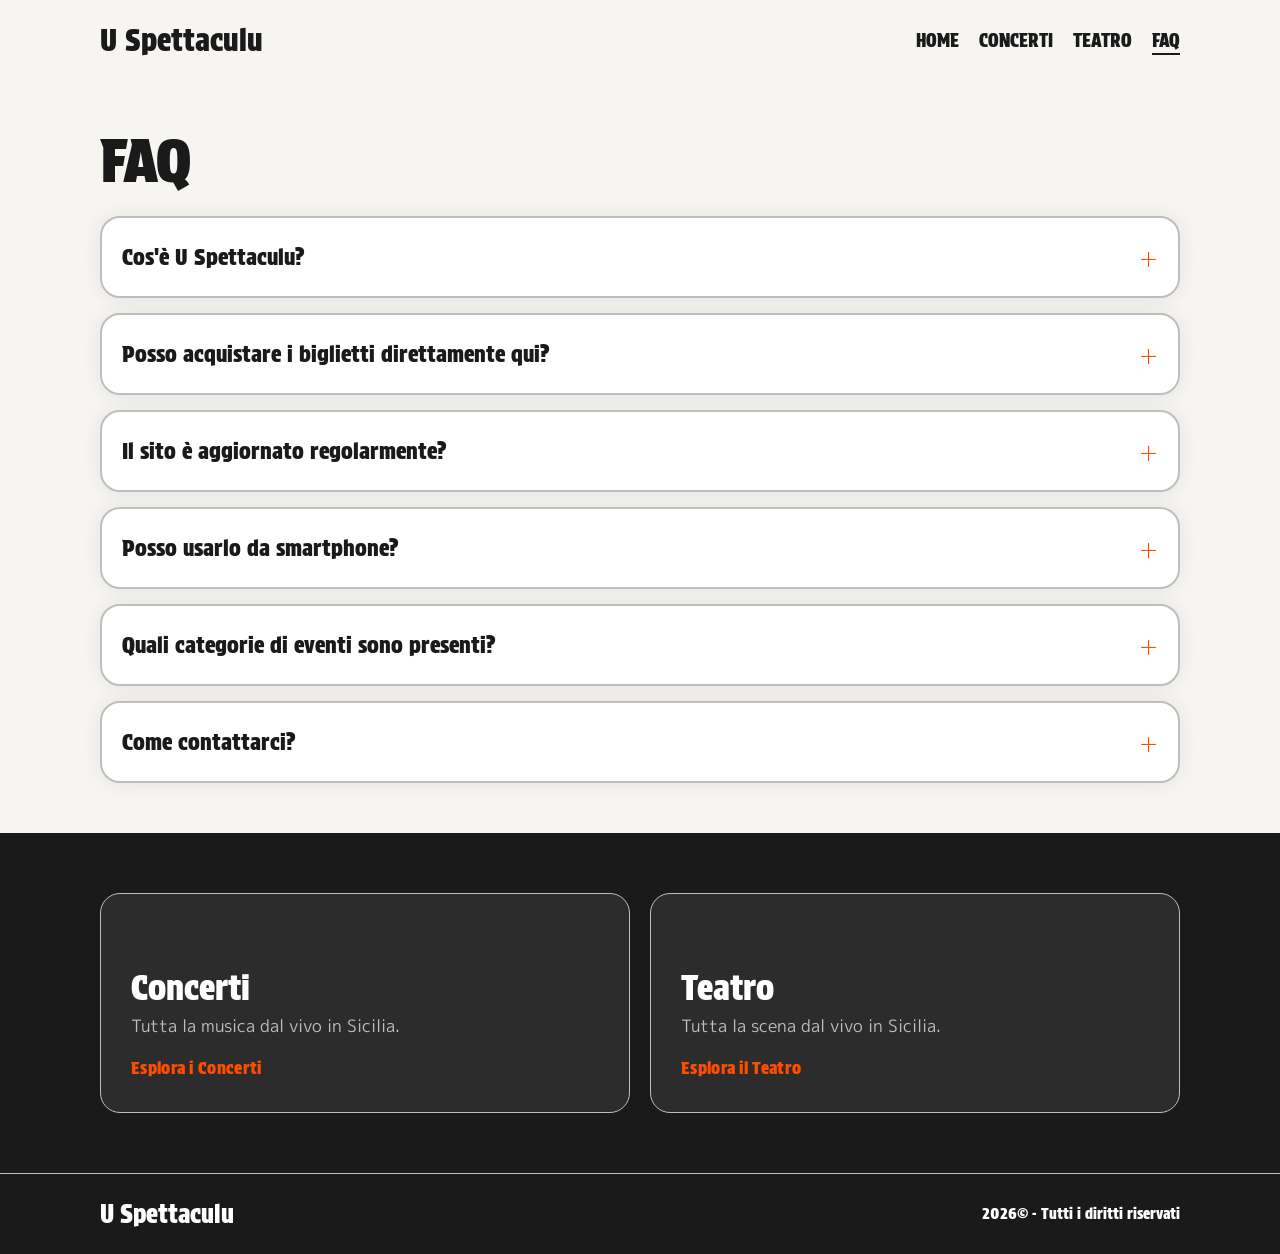
<file: faq.html>
<!DOCTYPE html>
<html lang="it">
<head>
    <meta charset="UTF-8">
    <meta name="viewport" content="width=device-width, initial-scale=1.0">
    <title>FAQ | U Spettaculu</title>
    <link rel="stylesheet" href="css/style.css">
    <link rel="preconnect" href="https://fonts.googleapis.com">
    <link rel="preconnect" href="https://fonts.gstatic.com" crossorigin>
    <link href="https://fonts.googleapis.com/css2?family=Protest+Strike&display=swap" rel="stylesheet">
    <link rel="preconnect" href="https://fonts.googleapis.com">
    <link rel="preconnect" href="https://fonts.gstatic.com" crossorigin>
    <link href="https://fonts.googleapis.com/css2?family=M+PLUS+1p&display=swap" rel="stylesheet">
</head>
<body>

<header>
  <div class="navbar">
    <a href="index.html" class="logo">U Spettaculu</a>
    <input type="checkbox" id="menu-toggle" class="menu-toggle">
    <label for="menu-toggle" class="hamburger">
      <span></span>
      <span></span>
      <span></span>
    </label>
    <nav>
      <ul class="nav-link">
        <li><a href="index.html">Home</a></li>
        <li><a href="concerti.html">Concerti</a></li>
        <li><a href="teatro.html">Teatro</a></li>
        <li><a href="faq.html" class="attivo">FAQ</a></li>
      </ul>
    </nav>
  </div>
</header>

<section class="faq">
    <h1 class="faq-titolo">FAQ</h1>
    <div class="faq-lista">

        <details class="faq-item">
            <summary class="faq-domanda">Cos'è U Spettaculu?</summary>
            <p class="faq-risposta">“U Spettaculu” è un portale informativo dedicato agli eventi culturali e di intrattenimento in Sicilia: concerti e spettacoli teatrali, raccolti in un unico spazio digitale e suddivisi per categoria, città e data.</p>
        </details>

        <details class="faq-item">
            <summary class="faq-domanda">Posso acquistare i biglietti direttamente qui?</summary>
            <p class="faq-risposta">No, il sito è esclusivamente informativo. Per ogni evento trovi un link diretto alla piattaforma ufficiale di vendita (TicketOne, Vivaticket, Ticketmaster) dove potrai completare l'acquisto.</p>
        </details>

        <details class="faq-item">
            <summary class="faq-domanda">Il sito è aggiornato regolarmente?</summary>
            <p class="faq-risposta">Sì, l'obiettivo è mantenere il catalogo sempre aggiornato con gli eventi disponibili sul territorio siciliano, per evitare che concerti e spettacoli passino inosservati.</p>
        </details>

        <details class="faq-item">
            <summary class="faq-domanda">Posso usarlo da smartphone?</summary>
            <p class="faq-risposta">Sì, il sito è ottimizzato per dispositivi mobili ed è consultabile comodamente da qualsiasi smartphone o tablet.</p>
        </details>

        <details class="faq-item">
            <summary class="faq-domanda">Quali categorie di eventi sono presenti?</summary>
            <p class="faq-risposta">Attualmente il sito raccoglie concerti e spettacoli teatrali. Le categorie sono navigabili separatamente per facilitare la ricerca.</p>
        </details>

        <details class="faq-item">
            <summary class="faq-domanda">Come contattarci?</summary>
            <p class="faq-risposta">Vuoi segnalarci un evento o hai bisogno di assistenza? Scrivici all'indirizzo email info@uspettaculu.it. Cerchiamo di rispondere entro 48 ore.</p>
        </details>

    </div>
</section>

<section class="categorie">
  <div class="griglia-categorie">

      <div class="card-categoria">
        <h3 class="nome-categoria">Concerti</h3>
        <p class="descrizione-categoria">Tutta la musica dal vivo in Sicilia.</p>
        <a href="concerti.html" class="btn-categoria"><span>Esplora i Concerti</span></a>
      </div>

      <div class="card-categoria">
        <h3 class="nome-categoria">Teatro</h3>
        <p class="descrizione-categoria">Tutta la scena dal vivo in Sicilia.</p>
        <a href="teatro.html" class="btn-categoria"><span>Esplora il Teatro</span></a>
      </div>

  </div>
</section>

<footer class="footer">
  <div class="footer-contenuti">
    <a href="index.html" class="footer-logo">U Spettaculu</a>
    <span class="footer-copyright">2026© - Tutti i diritti riservati</span>
  </div>
</footer>

</body>
</html>
</file>
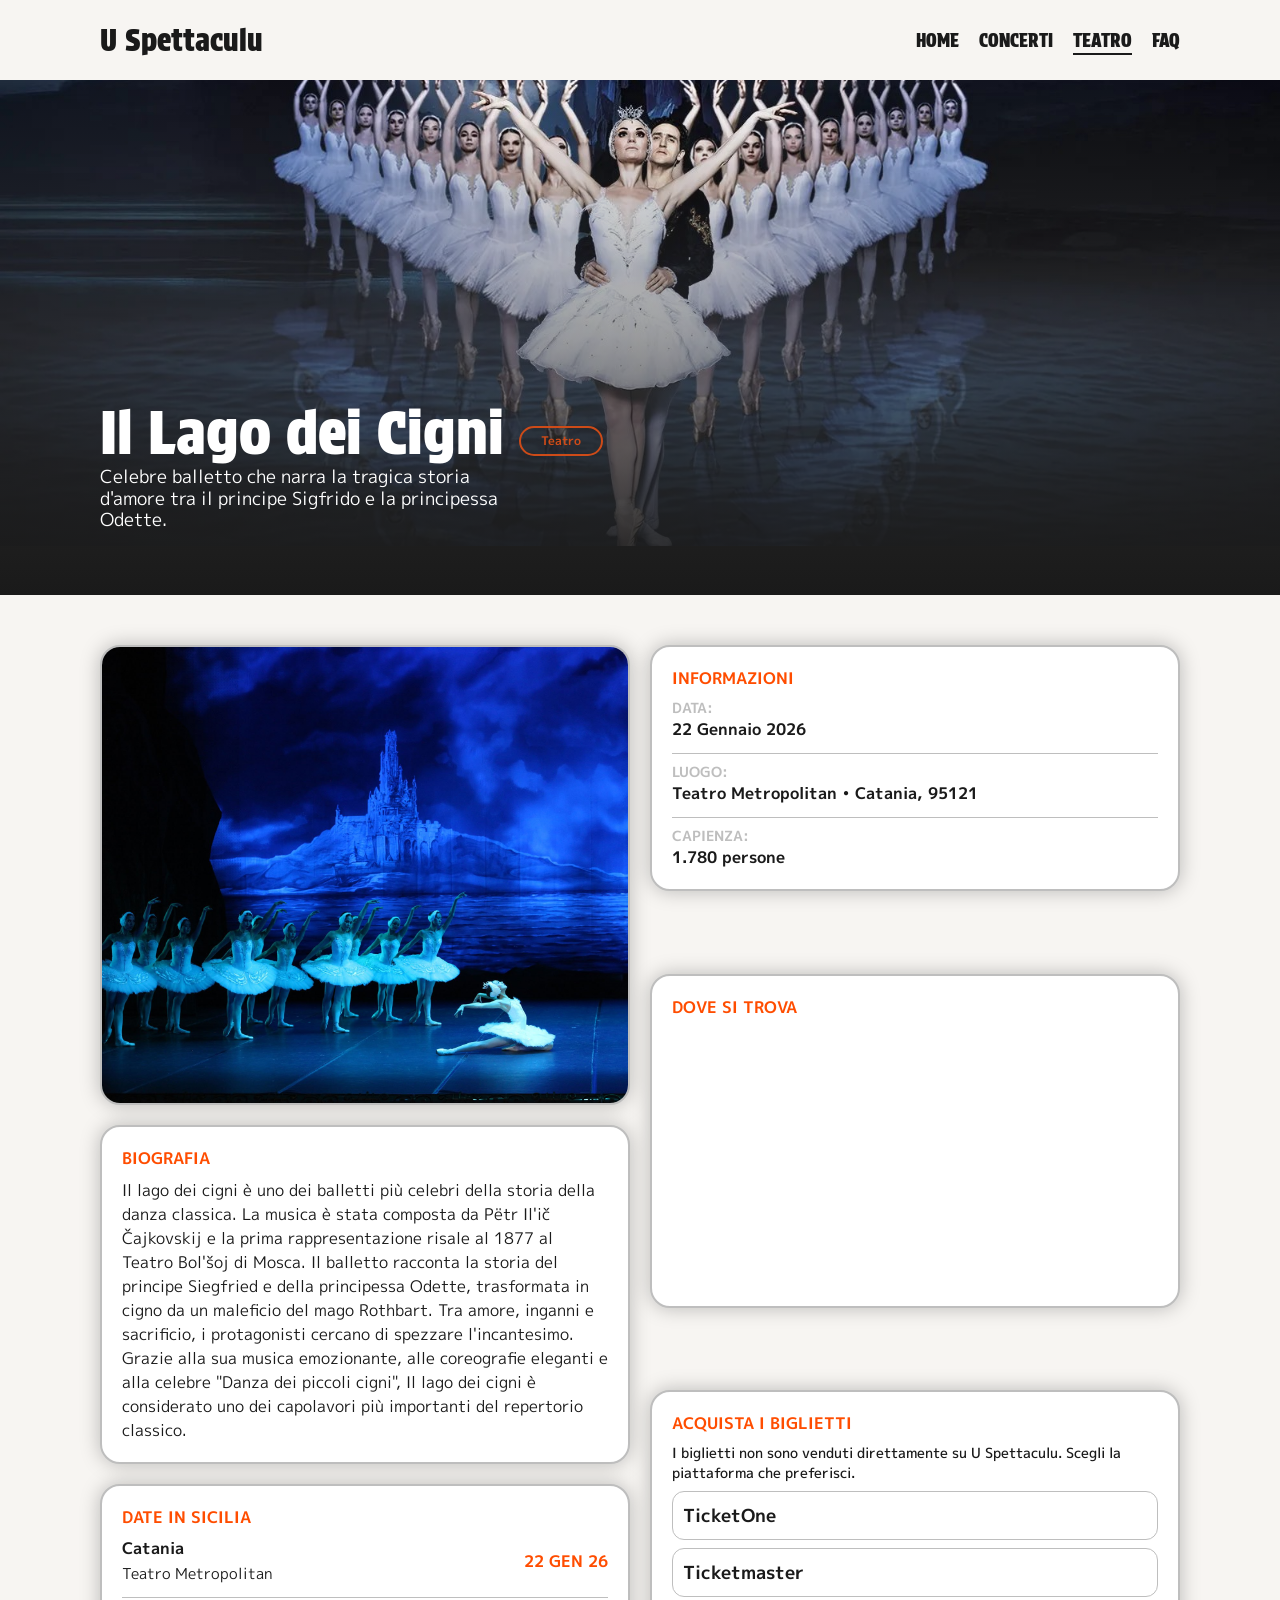
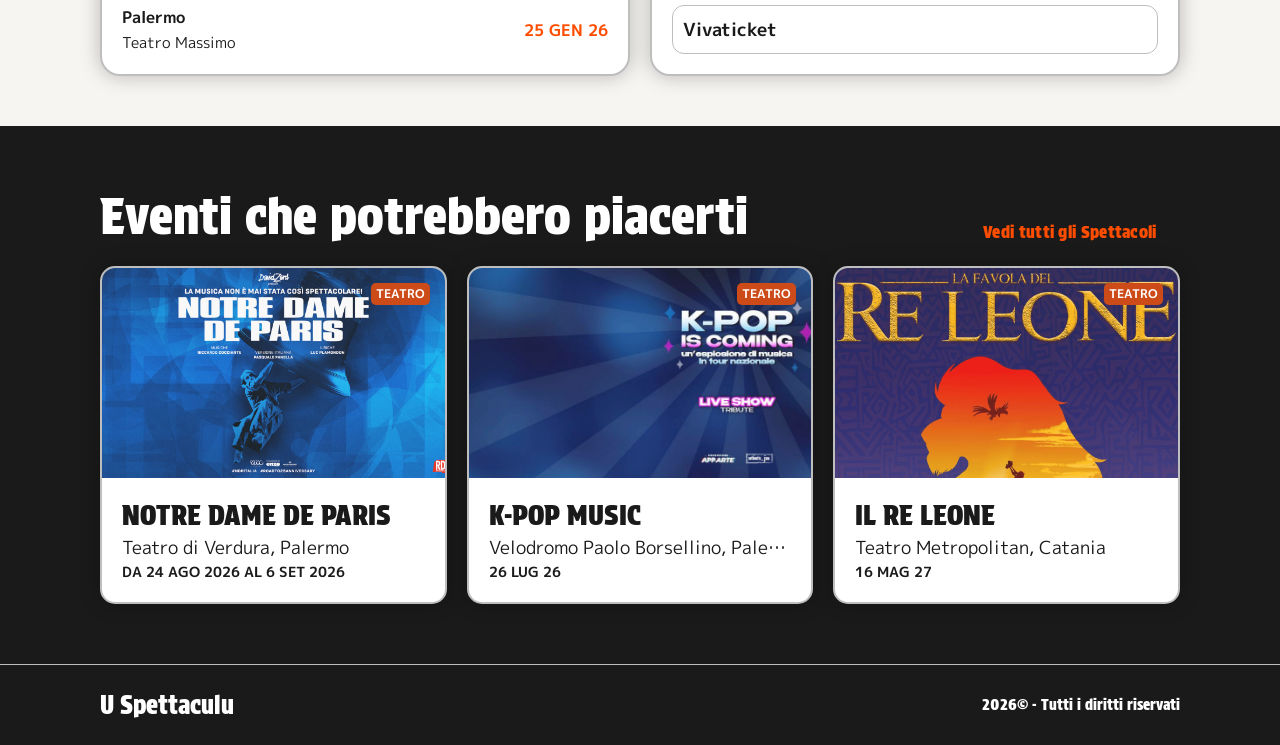
<file: il-lago-dei-cigni.html>
<!DOCTYPE html>
<html lang="it">
<head>
    <meta charset="UTF-8">
    <meta name="viewport" content="width=device-width, initial-scale=1.0">
    <title>Teatro | Il Lago dei Cigni</title>
    <link rel="stylesheet" href="css/style.css">
    <link rel="preconnect" href="https://fonts.googleapis.com">
    <link rel="preconnect" href="https://fonts.gstatic.com" crossorigin>
    <link href="https://fonts.googleapis.com/css2?family=Protest+Strike&display=swap" rel="stylesheet">
    <link rel="preconnect" href="https://fonts.googleapis.com">
    <link rel="preconnect" href="https://fonts.gstatic.com" crossorigin>
    <link href="https://fonts.googleapis.com/css2?family=M+PLUS+1p&display=swap" rel="stylesheet">
</head>
<body>
   
<header>
  <div class="navbar">
    <a href="index.html" class="logo">U Spettaculu</a>
    <input type="checkbox" id="menu-toggle" class="menu-toggle">
    <label for="menu-toggle" class="hamburger">
      <span></span>
      <span></span>
      <span></span>
    </label>
    <nav>
      <ul class="nav-link">
        <li><a href="index.html">Home</a></li>
        <li><a href="concerti.html" >Concerti</a></li>
        <li><a href="teatro.html" class="attivo">Teatro</a></li>
        <li><a href="faq.html">FAQ</a></li>
      </ul>
    </nav>
  </div>
</header>

<section class="hero">

    <div class="hero-slide">
      <img src="img/il_lago_dei_cigni2.jpg" alt="Il Lago dei Cigni">
      <div class="hero-contenuti">
        <div class="hero-titolo-badge">
            <h1 class="hero-titolo">Il Lago dei Cigni</h1>
            <span class="badge-teatro-alternativo">Teatro</span>
        </div>
        <p class="hero-descrizione">Celebre balletto che narra la tragica storia d'amore tra il principe Sigfrido e la principessa Odette.</p>
      </div>
    </div>

</section>

<section class="dettagli-evento">
  <div class="griglia-dettagli">

    <div class="colonna-sinistra">

    <div class="card-dettaglio card-immagine-evento">
      <img src="img/Lago-dei-Cigni_Almaty2.jpg" alt="Annalisa in 'Canzone Estiva'">
    </div>

    <div class="card-dettaglio card-biografia">
      <h3 class="titolo-card">Biografia</h3>
      <p>Il lago dei cigni è uno dei balletti più celebri della storia della danza classica. La musica è stata composta da Pëtr Il'ič Čajkovskij e la prima rappresentazione risale al 1877 al Teatro Bol'šoj di Mosca. Il balletto racconta la storia del principe Siegfried e della principessa Odette, trasformata in cigno da un maleficio del mago Rothbart. Tra amore, inganni e sacrificio, i protagonisti cercano di spezzare l'incantesimo. Grazie alla sua musica emozionante, alle coreografie eleganti e alla celebre "Danza dei piccoli cigni", Il lago dei cigni è considerato uno dei capolavori più importanti del repertorio classico.

</p>
    </div>

    <div class="card-dettaglio card-altre-date">
      <h3 class="titolo-card">Date in Sicilia</h3>
      <div class="gruppo-data">
        <div class="città-luogo">
            <p class="città">Catania</p>
            <p class="luogo">Teatro Metropolitan</p>
        </div>
        <p class="data">22 Gen 26</p>
      </div>
      <div class="gruppo-data ultima-data">
        <div class="città-luogo">
            <p class="città">Palermo</p>
            <p class="luogo">Teatro Massimo</p>
        </div>
        <p class="data">25 Gen 26</p>
      </div>
    </div>

    </div>

    <div class="colonna-destra">

        <div class="card-dettaglio card-info-evento">
      <h3 class="titolo-card">Informazioni</h3>
      <div>
        <p class="info-titolo"><strong>Data:</strong></p>
        <p class="info-riga">22 Gennaio 2026</p>
      </div>
      <div>
        <p class="info-titolo"><strong>Luogo:</strong></p>
        <p class="info-riga">Teatro Metropolitan • Catania, 95121</p>
      </div>
      <div>
        <p class="info-titolo"><strong>Capienza:</strong></p>
        <p class="info-riga ultima-riga">1.780 persone</p>
      </div>
    </div>

    <div class="card-dettaglio card-mappa">
      <h3 class="titolo-card">Dove si trova</h3>
      <iframe src="https://www.google.com/maps/embed?pb=..." width="100%" height="250" style="border:0;" allowfullscreen="" loading="lazy"></iframe>
    </div>

    <div class="card-dettaglio card-biglietti">
      <h3 class="titolo-card">Acquista i biglietti</h3>
      <p>I biglietti non sono venduti direttamente su U Spettaculu. Scegli la piattaforma che preferisci.</p>
      <div class="bottoni-biglietti">
        <a href="#" class="btn-biglietto">TicketOne</a>
        <a href="#" class="btn-biglietto">Ticketmaster</a>
        <a href="#" class="btn-biglietto">Vivaticket</a>
      </div>
    </div>

    </div>

  </div>
</section>

<section class="categorie">
  <div class="scopri-eventi-contenitore">
    
    <div class="titolo-filtri potrebbero-piacerti">
      <h2 class="potrebbero-piacerti-titolo">Eventi che potrebbero piacerti</h2>
      <a href="teatro.html" class="btn-potrebbero-piacerti"><span>Vedi tutti gli Spettacoli</span></a>
    </div>

    <div class="griglia-eventi">

        <a href="notre-dame.html">
       <article class="card-eventi">
        <div class="card-immagine">
          <img src="img/NDP_26_FB_event.jpg" alt="Notre Dame de Paris">
          <span class="badge-teatro">Teatro</span>
        </div>
        <div class="info-evento">
          <span class="nome-evento">Notre dame de Paris</span>
          <span class="luogo-evento"> Teatro di Verdura, Palermo</span>
          <span class="data-evento">Da 24 Ago 2026 al 6 Set 2026</span>
        </div>
      </article>
      </a>

      <article class="card-eventi">
        <div class="card-immagine">
          <img src="img/kpop-coming-soon-biglietti-4.jpg" alt="Kpop">
          <span class="badge-teatro">Teatro</span>
        </div>
        <div class="info-evento">
          <span class="nome-evento">K-Pop Music</span>
          <span class="luogo-evento">Velodromo Paolo Borsellino, Palermo</span>
          <span class="data-evento">26 Lug 26</span>
        </div>
      </article>

      <article class="card-eventi">
        <div class="card-immagine">
          <img src="img/Progetto-senza-titolo-46.jpg" alt="Il re leone">
          <span class="badge-teatro">Teatro</span>
        </div>
        <div class="info-evento">
          <span class="nome-evento">Il re Leone</span>
          <span class="luogo-evento">Teatro Metropolitan, Catania</span>
          <span class="data-evento">16 mag 27</span>
        </div>
      </article>

    </div>
  </div>
</section>

<footer class="footer">
  <div class="footer-contenuti">
    <a href="index.html" class="footer-logo">U Spettaculu</a>
    <span class="footer-copyright">2026© - Tutti i diritti riservati</span>
  </div>
</footer>

</body>
</html>
</file>
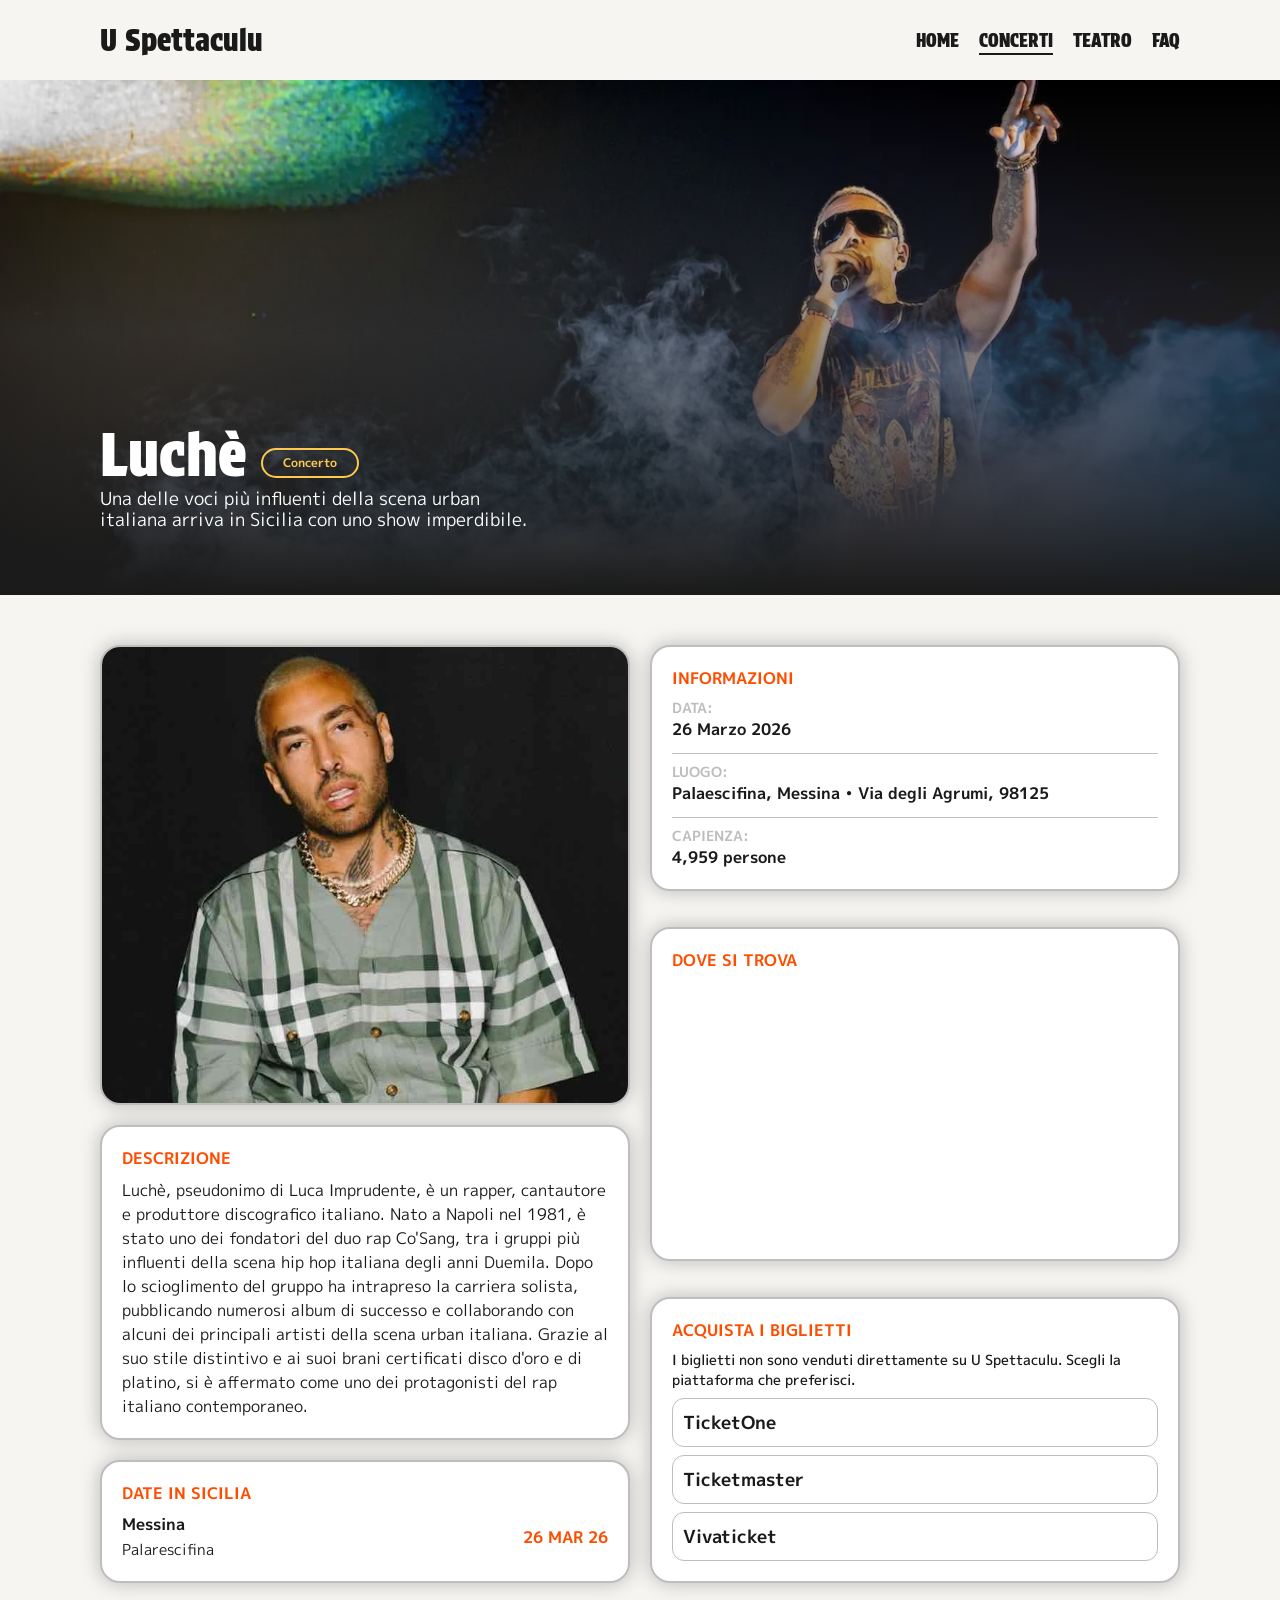
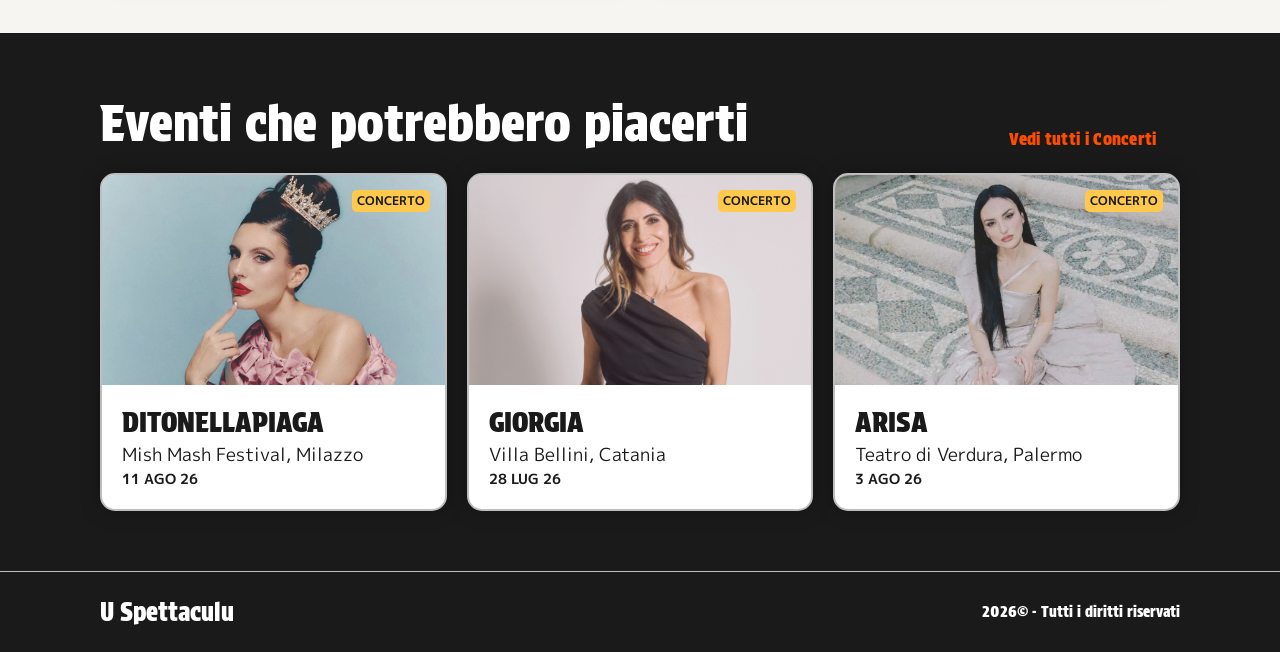
<file: luche.html>
<!DOCTYPE html>
<html lang="it">
<head>
    <meta charset="UTF-8">
    <meta name="viewport" content="width=device-width, initial-scale=1.0">
    <title>Concerti | Luchè</title>
    <link rel="stylesheet" href="css/style.css">
    <link rel="preconnect" href="https://fonts.googleapis.com">
    <link rel="preconnect" href="https://fonts.gstatic.com" crossorigin>
    <link href="https://fonts.googleapis.com/css2?family=Protest+Strike&display=swap" rel="stylesheet">
    <link rel="preconnect" href="https://fonts.googleapis.com">
    <link rel="preconnect" href="https://fonts.gstatic.com" crossorigin>
    <link href="https://fonts.googleapis.com/css2?family=M+PLUS+1p&display=swap" rel="stylesheet">
</head>
<body>
   
<header>
  <div class="navbar">
    <a href="index.html" class="logo">U Spettaculu</a>
    <input type="checkbox" id="menu-toggle" class="menu-toggle">
    <label for="menu-toggle" class="hamburger">
      <span></span>
      <span></span>
      <span></span>
    </label>
    <nav>
      <ul class="nav-link">
        <li><a href="index.html">Home</a></li>
        <li><a href="concerti.html" class="attivo">Concerti</a></li>
        <li><a href="teatro.html">Teatro</a></li>
        <li><a href="faq.html">FAQ</a></li>
      </ul>
    </nav>
  </div>
</header>

<section class="hero">

    <div class="hero-slide">
      <img src="img/luche-recensione-forum-concerto.webp" alt="Luchè">
      <div class="hero-contenuti">
        <div class="hero-titolo-badge">
            <h1 class="hero-titolo">Luchè</h1>
            <span class="badge-concerto-alternativo">Concerto</span>
        </div>
        <p class="hero-descrizione">Una delle voci più influenti della scena urban italiana arriva in Sicilia con uno show imperdibile.</p>
      </div>
    </div>

</section>

<section class="dettagli-evento">
  <div class="griglia-dettagli">

    <div class="colonna-sinistra">

    <div class="card-dettaglio card-immagine-evento">
      <img src="img/1758026120_7c531d6b48afc202d4cf-800x726.webp" alt="Luchè">
    </div>

    <div class="card-dettaglio card-biografia">
      <h3 class="titolo-card">Descrizione</h3>
      <p>Luchè, pseudonimo di Luca Imprudente, è un rapper, cantautore e produttore discografico italiano. Nato a Napoli nel 1981, è stato uno dei fondatori del duo rap Co'Sang, tra i gruppi più influenti della scena hip hop italiana degli anni Duemila. Dopo lo scioglimento del gruppo ha intrapreso la carriera solista, pubblicando numerosi album di successo e collaborando con alcuni dei principali artisti della scena urban italiana. Grazie al suo stile distintivo e ai suoi brani certificati disco d'oro e di platino, si è affermato come uno dei protagonisti del rap italiano contemporaneo.</p>
    </div>

    <div class="card-dettaglio card-altre-date">
      <h3 class="titolo-card">Date in Sicilia</h3>
      <div class="gruppo-data ultima-data">
        <div class="città-luogo">
            <p class="città">Messina</p>
            <p class="luogo">Palarescifina</p>
        </div>
        <p class="data">26 MAR 26</p>
      </div>
    </div>

    </div>

    <div class="colonna-destra">

        <div class="card-dettaglio card-info-evento">
      <h3 class="titolo-card">Informazioni</h3>
      <div>
        <p class="info-titolo"><strong>Data:</strong></p>
        <p class="info-riga">26 Marzo 2026</p>
      </div>
      <div>
        <p class="info-titolo"><strong>Luogo:</strong></p>
        <p class="info-riga">Palaescifina, Messina • Via degli Agrumi, 98125</p>
      </div>
      <div>
        <p class="info-titolo"><strong>Capienza:</strong></p>
        <p class="info-riga ultima-riga">4,959 persone</p>
      </div>
    </div>

    <div class="card-dettaglio card-mappa">
      <h3 class="titolo-card">Dove si trova</h3>
      <iframe src="https://www.google.com/maps/embed?pb=..." width="100%" height="250" style="border:0;" allowfullscreen="" loading="lazy"></iframe>
    </div>

    <div class="card-dettaglio card-biglietti">
      <h3 class="titolo-card">Acquista i biglietti</h3>
      <p>I biglietti non sono venduti direttamente su U Spettaculu. Scegli la piattaforma che preferisci.</p>
      <div class="bottoni-biglietti">
        <a href="#" class="btn-biglietto">TicketOne</a>
        <a href="#" class="btn-biglietto">Ticketmaster</a>
        <a href="#" class="btn-biglietto">Vivaticket</a>
      </div>
    </div>

    </div>

  </div>
</section>

<section class="categorie">
  <div class="scopri-eventi-contenitore">
    
    <div class="titolo-filtri potrebbero-piacerti">
      <h2 class="potrebbero-piacerti-titolo">Eventi che potrebbero piacerti</h2>
      <a href="concerti.html" class="btn-potrebbero-piacerti"><span>Vedi tutti i Concerti</span></a>
    </div>

    <div class="griglia-eventi">

      <a href="ditonellapiaga.html">
       <article class="card-eventi">
        <div class="card-immagine">
          <img src="img/ditonellapiaga-ilariaieie-684-1.jpg" alt="Ditonellapiaga">
          <span class="badge-concerto">Concerto</span>
        </div>
        <div class="info-evento">
          <span class="nome-evento">Ditonellapiaga</span>
          <span class="luogo-evento">Mish Mash Festival, Milazzo</span>
          <span class="data-evento">11 Ago 26</span>
        </div>
      </article>
      </a>

      <article class="card-eventi">
        <div class="card-immagine">
          <img src="img/Giorgia La Cura per Me 1181_foto di Paolo Santambrogio.webp" alt="Giorgia">
          <span class="badge-concerto">Concerto</span>
        </div>
        <div class="info-evento">
          <span class="nome-evento">Giorgia</span>
          <span class="luogo-evento">Villa Bellini, Catania</span>
          <span class="data-evento">28 Lug 26</span>
        </div>
      </article>

      <article class="card-eventi">
        <div class="card-immagine">
          <img src="img/arisa-rugiada-1200x675.jpg.webp" alt="Arisa">
          <span class="badge-concerto">Concerto</span>
        </div>
        <div class="info-evento">
          <span class="nome-evento">Arisa</span>
          <span class="luogo-evento">Teatro di Verdura, Palermo</span>
          <span class="data-evento">3 Ago 26</span>
        </div>
      </article>

    </div>
  </div>
</section>

<footer class="footer">
  <div class="footer-contenuti">
    <a href="index.html" class="footer-logo">U Spettaculu</a>
    <span class="footer-copyright">2026© - Tutti i diritti riservati</span>
  </div>
</footer>

</body>
</html>
</file>
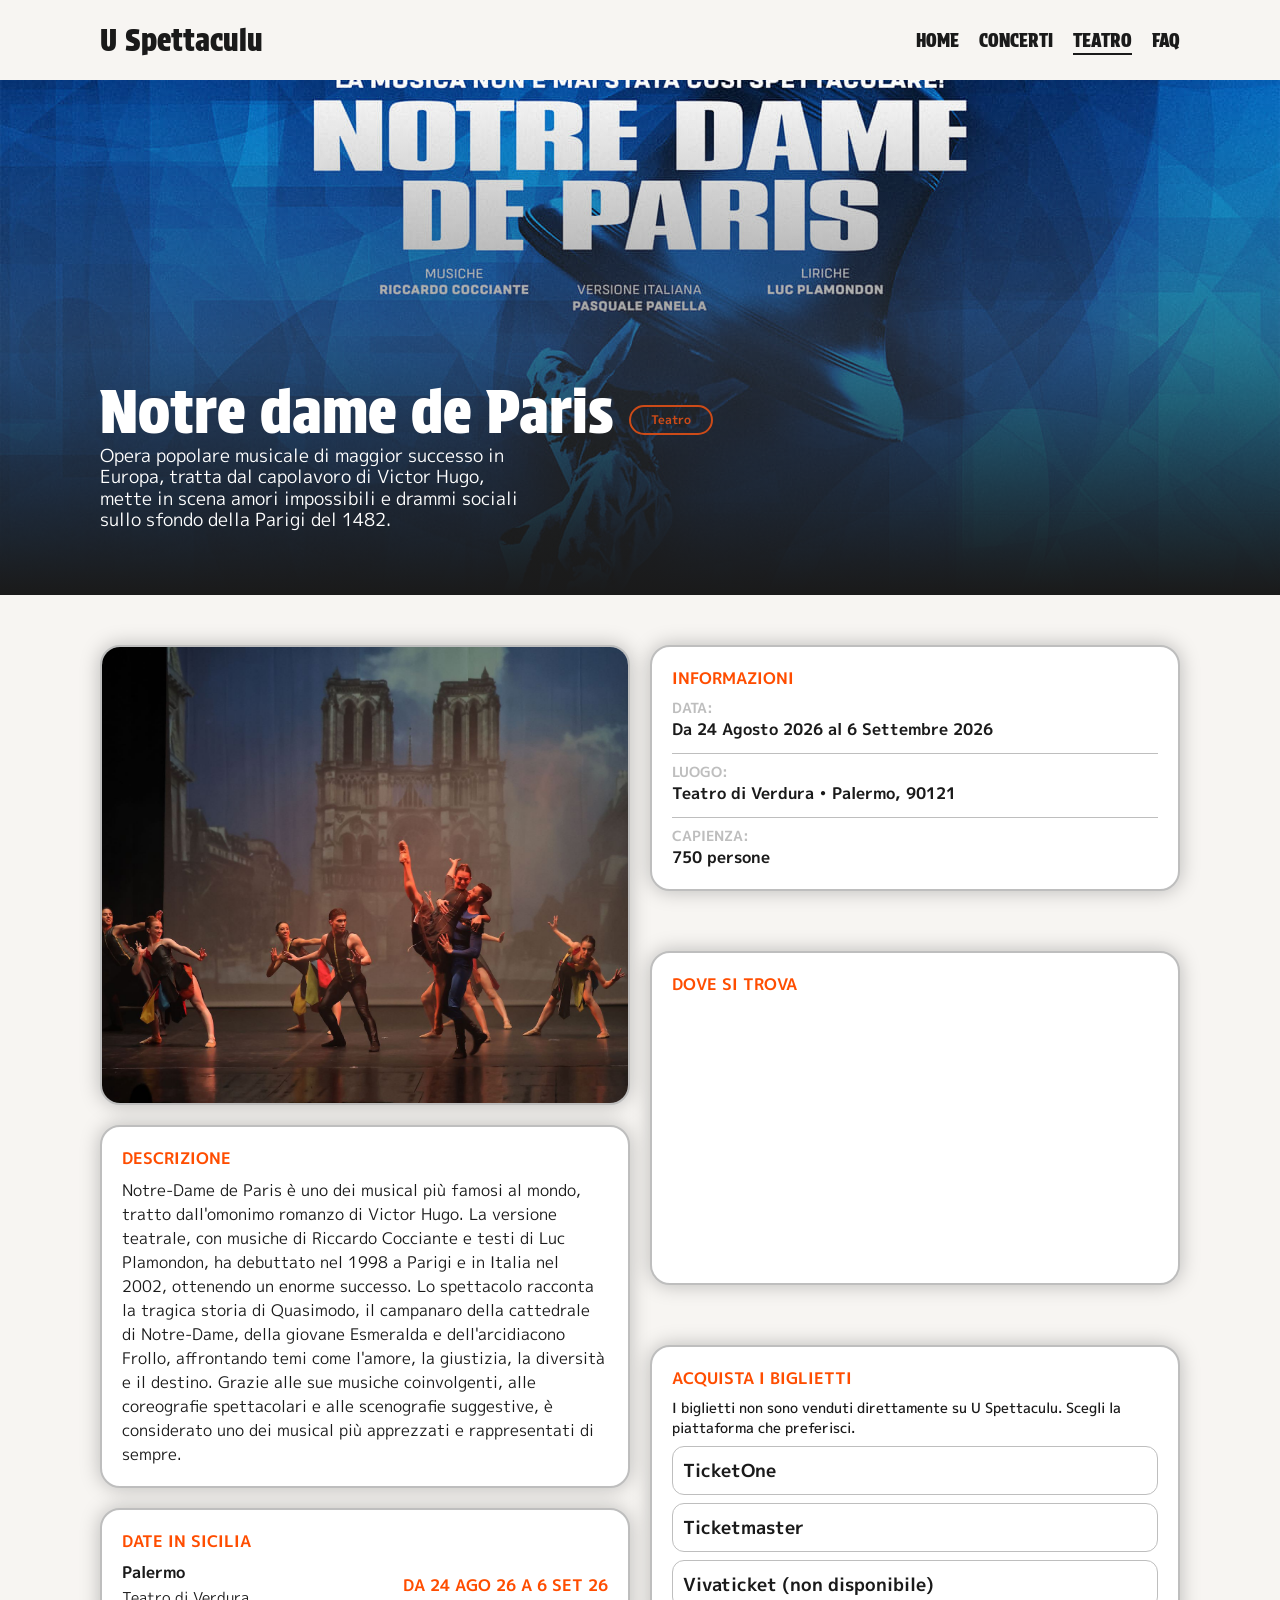
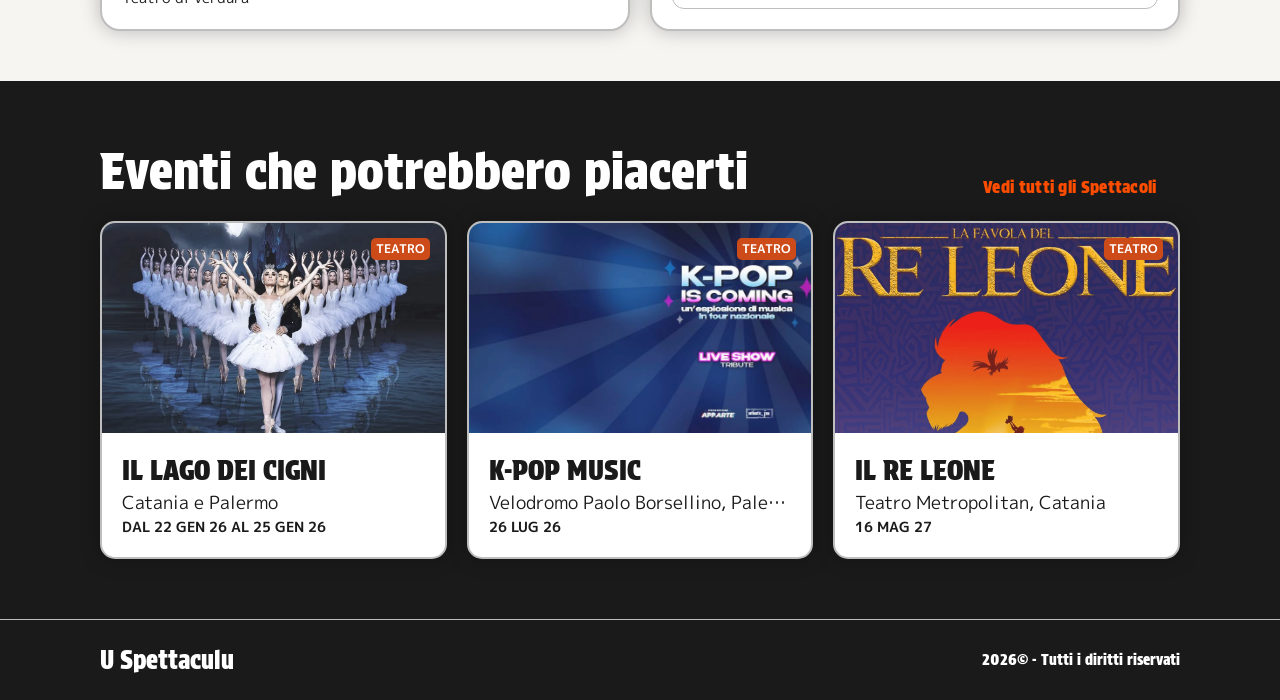
<file: notre-dame.html>
<!DOCTYPE html>
<html lang="it">
<head>
    <meta charset="UTF-8">
    <meta name="viewport" content="width=device-width, initial-scale=1.0">
    <title>Teatro | Notre Dame de Paris</title>
    <link rel="stylesheet" href="css/style.css">
    <link rel="preconnect" href="https://fonts.googleapis.com">
    <link rel="preconnect" href="https://fonts.gstatic.com" crossorigin>
    <link href="https://fonts.googleapis.com/css2?family=Protest+Strike&display=swap" rel="stylesheet">
    <link rel="preconnect" href="https://fonts.googleapis.com">
    <link rel="preconnect" href="https://fonts.gstatic.com" crossorigin>
    <link href="https://fonts.googleapis.com/css2?family=M+PLUS+1p&display=swap" rel="stylesheet">
</head>
<body>
   
<header>
  <div class="navbar">
    <a href="index.html" class="logo">U Spettaculu</a>
    <input type="checkbox" id="menu-toggle" class="menu-toggle">
    <label for="menu-toggle" class="hamburger">
      <span></span>
      <span></span>
      <span></span>
    </label>
    <nav>
      <ul class="nav-link">
        <li><a href="index.html">Home</a></li>
        <li><a href="concerti.html">Concerti</a></li>
        <li><a href="teatro.html" class="attivo">Teatro</a></li>
        <li><a href="faq.html">FAQ</a></li>
      </ul>
    </nav>
  </div>
</header>

<section class="hero">

    <div class="hero-slide">
      <img src="img/NDP_26_FB_event.jpg" alt="Notre dame de Paris">
      <div class="hero-contenuti">
        <div class="hero-titolo-badge">
            <h1 class="hero-titolo">Notre dame de Paris</h1>
            <span class="badge-teatro-alternativo">Teatro</span>
        </div>
        <p class="hero-descrizione">Opera popolare musicale di maggior successo in Europa, tratta dal capolavoro di Victor Hugo, mette in scena amori impossibili e drammi sociali sullo sfondo della Parigi del 1482.</p>
      </div>
    </div>

</section>

<section class="dettagli-evento">
  <div class="griglia-dettagli">

    <div class="colonna-sinistra">

    <div class="card-dettaglio card-immagine-evento">
      <img src="img/notre2.jpg" alt="Notre Dame De Paris">
    </div>

    <div class="card-dettaglio card-biografia">
      <h3 class="titolo-card">Descrizione</h3>
      <p>Notre-Dame de Paris è uno dei musical più famosi al mondo, tratto dall'omonimo romanzo di Victor Hugo. La versione teatrale, con musiche di Riccardo Cocciante e testi di Luc Plamondon, ha debuttato nel 1998 a Parigi e in Italia nel 2002, ottenendo un enorme successo. Lo spettacolo racconta la tragica storia di Quasimodo, il campanaro della cattedrale di Notre-Dame, della giovane Esmeralda e dell'arcidiacono Frollo, affrontando temi come l'amore, la giustizia, la diversità e il destino. Grazie alle sue musiche coinvolgenti, alle coreografie spettacolari e alle scenografie suggestive, è considerato uno dei musical più apprezzati e rappresentati di sempre.
</p>
    </div>

    <div class="card-dettaglio card-altre-date">
      <h3 class="titolo-card">Date in Sicilia</h3>
      <div class="gruppo-data ultima-data">
        <div class="città-luogo">
            <p class="città">Palermo</p>
            <p class="luogo">Teatro di Verdura</p>
        </div>
        <p class="data">DA 24 AGO 26 A 6 SET 26</p>
      </div>
    </div>

    </div>

    <div class="colonna-destra">

        <div class="card-dettaglio card-info-evento">
      <h3 class="titolo-card">Informazioni</h3>
      <div>
        <p class="info-titolo"><strong>Data:</strong></p>
        <p class="info-riga">Da 24 Agosto 2026 al 6 Settembre 2026</p>
      </div>
      <div>
        <p class="info-titolo"><strong>Luogo:</strong></p>
        <p class="info-riga">Teatro di Verdura • Palermo, 90121</p>
      </div>
      <div>
        <p class="info-titolo"><strong>Capienza:</strong></p>
        <p class="info-riga ultima-riga">750 persone</p>
      </div>
    </div>

    <div class="card-dettaglio card-mappa">
      <h3 class="titolo-card">Dove si trova</h3>
      <iframe src="https://www.google.com/maps/embed?pb=..." width="100%" height="250" style="border:0;" allowfullscreen="" loading="lazy"></iframe>
    </div>

    <div class="card-dettaglio card-biglietti">
      <h3 class="titolo-card">Acquista i biglietti</h3>
      <p>I biglietti non sono venduti direttamente su U Spettaculu. Scegli la piattaforma che preferisci.</p>
      <div class="bottoni-biglietti">
        <a href="https://www.ticketone.it/event/notre-dame-de-paris-teatro-di-verdura-19897961/" class="btn-biglietto">TicketOne</a>
        <a href="https://www.ticketmaster.it/artist/notre-dame-de-paris-biglietti/990312" class="btn-biglietto">Ticketmaster</a>
        <a href="#" class="btn-biglietto">Vivaticket (non disponibile)</a>
      </div>
    </div>

    </div>

  </div>
</section>

<section class="categorie">
  <div class="scopri-eventi-contenitore">
    
    <div class="titolo-filtri potrebbero-piacerti">
      <h2 class="potrebbero-piacerti-titolo">Eventi che potrebbero piacerti</h2>
      <a href="teatro.html" class="btn-potrebbero-piacerti"><span>Vedi tutti gli Spettacoli</span></a>
    </div>

    <div class="griglia-eventi">

      <a href="il-lago-dei-cigni.html">
       <article class="card-eventi">
        <div class="card-immagine">
          <img src="img/il_lago_dei_cigni2.jpg" alt="Il lago dei Cigni">
          <span class="badge-teatro">Teatro</span>
        </div>
        <div class="info-evento">
          <span class="nome-evento">Il lago dei Cigni</span>
          <span class="luogo-evento"> Catania e Palermo</span>
          <span class="data-evento">DAL 22 GEN 26 AL 25 GEN 26</span>
        </div>
      </article>
      </a>

      <article class="card-eventi">
        <div class="card-immagine">
          <img src="img/kpop-coming-soon-biglietti-4.jpg" alt="Kpop">
          <span class="badge-teatro">Teatro</span>
        </div>
        <div class="info-evento">
          <span class="nome-evento">K-Pop Music</span>
          <span class="luogo-evento">Velodromo Paolo Borsellino, Palermo</span>
          <span class="data-evento">26 Lug 26</span>
        </div>
      </article>

      <article class="card-eventi">
        <div class="card-immagine">
          <img src="img/Progetto-senza-titolo-46.jpg" alt="Il re leone">
          <span class="badge-teatro">Teatro</span>
        </div>
        <div class="info-evento">
          <span class="nome-evento">Il re Leone</span>
          <span class="luogo-evento">Teatro Metropolitan, Catania</span>
          <span class="data-evento">16 mag 27</span>
        </div>
      </article>

    </div>
  </div>
</section>

<footer class="footer">
  <div class="footer-contenuti">
    <a href="index.html" class="footer-logo">U Spettaculu</a>
    <span class="footer-copyright">2026© - Tutti i diritti riservati</span>
  </div>
</footer>

</body>
</html>
</file>
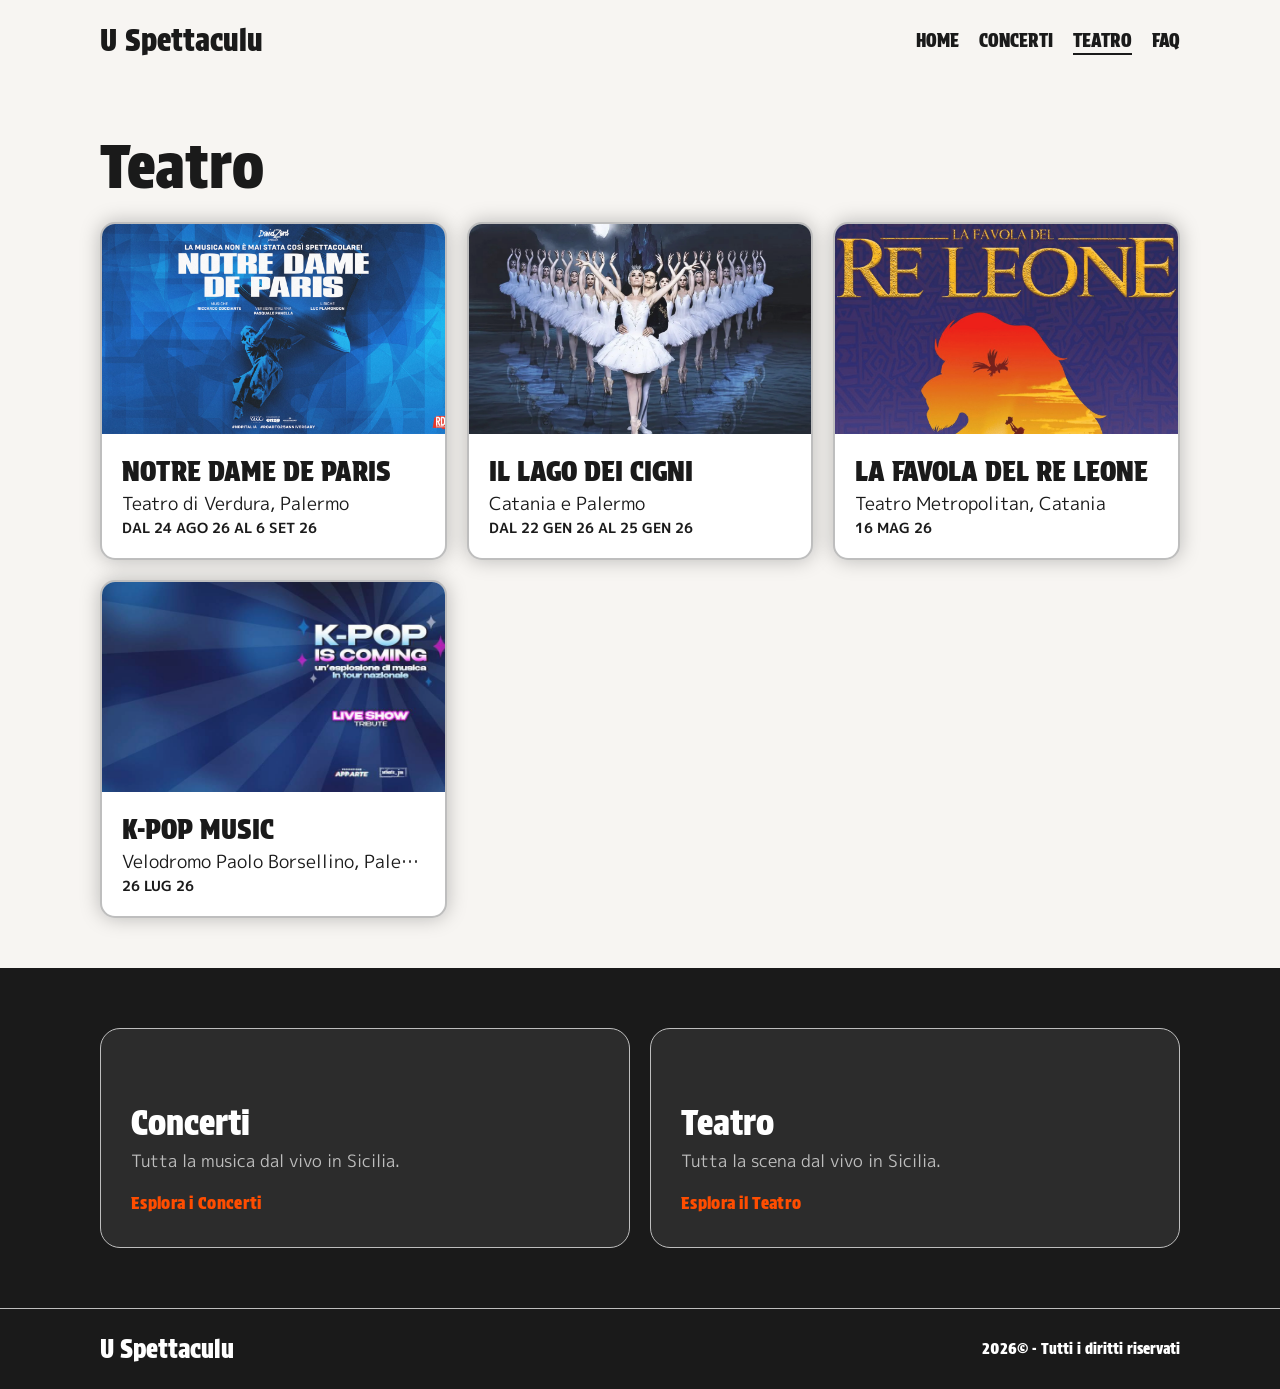
<file: teatro.html>
<!DOCTYPE html>
<html lang="it">
<head>
    <meta charset="UTF-8">
    <meta name="viewport" content="width=device-width, initial-scale=1.0">
    <title>Teatro | U Spettaculu</title>
    <link rel="stylesheet" href="css/style.css">
    <link rel="preconnect" href="https://fonts.googleapis.com">
    <link rel="preconnect" href="https://fonts.gstatic.com" crossorigin>
    <link href="https://fonts.googleapis.com/css2?family=Protest+Strike&display=swap" rel="stylesheet">
    <link rel="preconnect" href="https://fonts.googleapis.com">
    <link rel="preconnect" href="https://fonts.gstatic.com" crossorigin>
    <link href="https://fonts.googleapis.com/css2?family=M+PLUS+1p&display=swap" rel="stylesheet">
</head>
<body>
    
<header>
  <div class="navbar">
    <a href="index.html" class="logo">U Spettaculu</a>
    <input type="checkbox" id="menu-toggle" class="menu-toggle">
    <label for="menu-toggle" class="hamburger">
      <span></span>
      <span></span>
      <span></span>
    </label>
    <nav>
      <ul class="nav-link">
        <li><a href="index.html">Home</a></li>
        <li><a href="concerti.html">Concerti</a></li>
        <li><a href="teatro.html" class="attivo">Teatro</a></li>
        <li><a href="faq.html">FAQ</a></li>
      </ul>
    </nav>
  </div>
</header>

<section class="scopri-eventi">
  <div class="scopri-eventi-contenitore">

    <div class="titolo-filtri">
      <h2 class="scopri-titolo">Teatro</h2>
    </div>

    <div class="griglia-eventi">

      <a href="notre-dame.html">
      <article class="card-eventi">
        <div class="card-immagine">
          <img src="img/NDP_26_FB_event.jpg" alt="Notre Dame De Paris">
        </div>
        <div class="info-evento">
          <span class="nome-evento">Notre Dame De Paris</span>
          <span class="luogo-evento">Teatro di Verdura, Palermo</span>
          <span class="data-evento">Dal 24 ago 26 al 6 set 26</span>
        </div>
      </article>
      </a>

      <a href="il-lago-dei-cigni.html">
      <article class="card-eventi">
        <div class="card-immagine">
          <img src="img/il_lago_dei_cigni2.jpg" alt="Il Lago dei Cigni">
        </div>
        <div class="info-evento">
          <span class="nome-evento">Il Lago dei Cigni</span>
          <span class="luogo-evento">Catania e Palermo</span>
          <span class="data-evento">DAL 22 GEN 26 AL 25 GEN 26</span>
        </div>
      </article>
      </a>

      <article class="card-eventi">
        <div class="card-immagine">
          <img src="img/Progetto-senza-titolo-46.jpg" alt="La favola del Re Leone">
        </div>
        <div class="info-evento">
          <span class="nome-evento">La favola del Re Leone</span>
          <span class="luogo-evento">Teatro Metropolitan, Catania</span>
          <span class="data-evento">16 Mag 26</span>
        </div>
      </article>

      <article class="card-eventi">
        <div class="card-immagine">
          <img src="img/kpop-coming-soon-biglietti-4.jpg" alt="K-POP Music">
        </div>
        <div class="info-evento">
          <span class="nome-evento">K-POP Music</span>
          <span class="luogo-evento">Velodromo Paolo Borsellino, Palermo</span>
          <span class="data-evento">26 Lug 26</span>
        </div>
      </article>

    </div>

  </div>
</section>

<section class="categorie">
  <div class="griglia-categorie">

      <div class="card-categoria">
        <h3 class="nome-categoria">Concerti</h3>
        <p class="descrizione-categoria">Tutta la musica dal vivo in Sicilia.</p>
        <a href="concerti.html" class="btn-categoria"><span>Esplora i Concerti</span></a>
      </div>

      <div class="card-categoria">
        <h3 class="nome-categoria">Teatro</h3>
        <p class="descrizione-categoria">Tutta la scena dal vivo in Sicilia.</p>
        <a href="teatro.html" class="btn-categoria"><span>Esplora il Teatro</span></a>
      </div>

  </div>
</section>

<footer class="footer">
  <div class="footer-contenuti">
    <a href="index.html" class="footer-logo">U Spettaculu</a>
    <span class="footer-copyright">2026© - Tutti i diritti riservati</span>
  </div>
</footer>

</body>
</html>
</file>
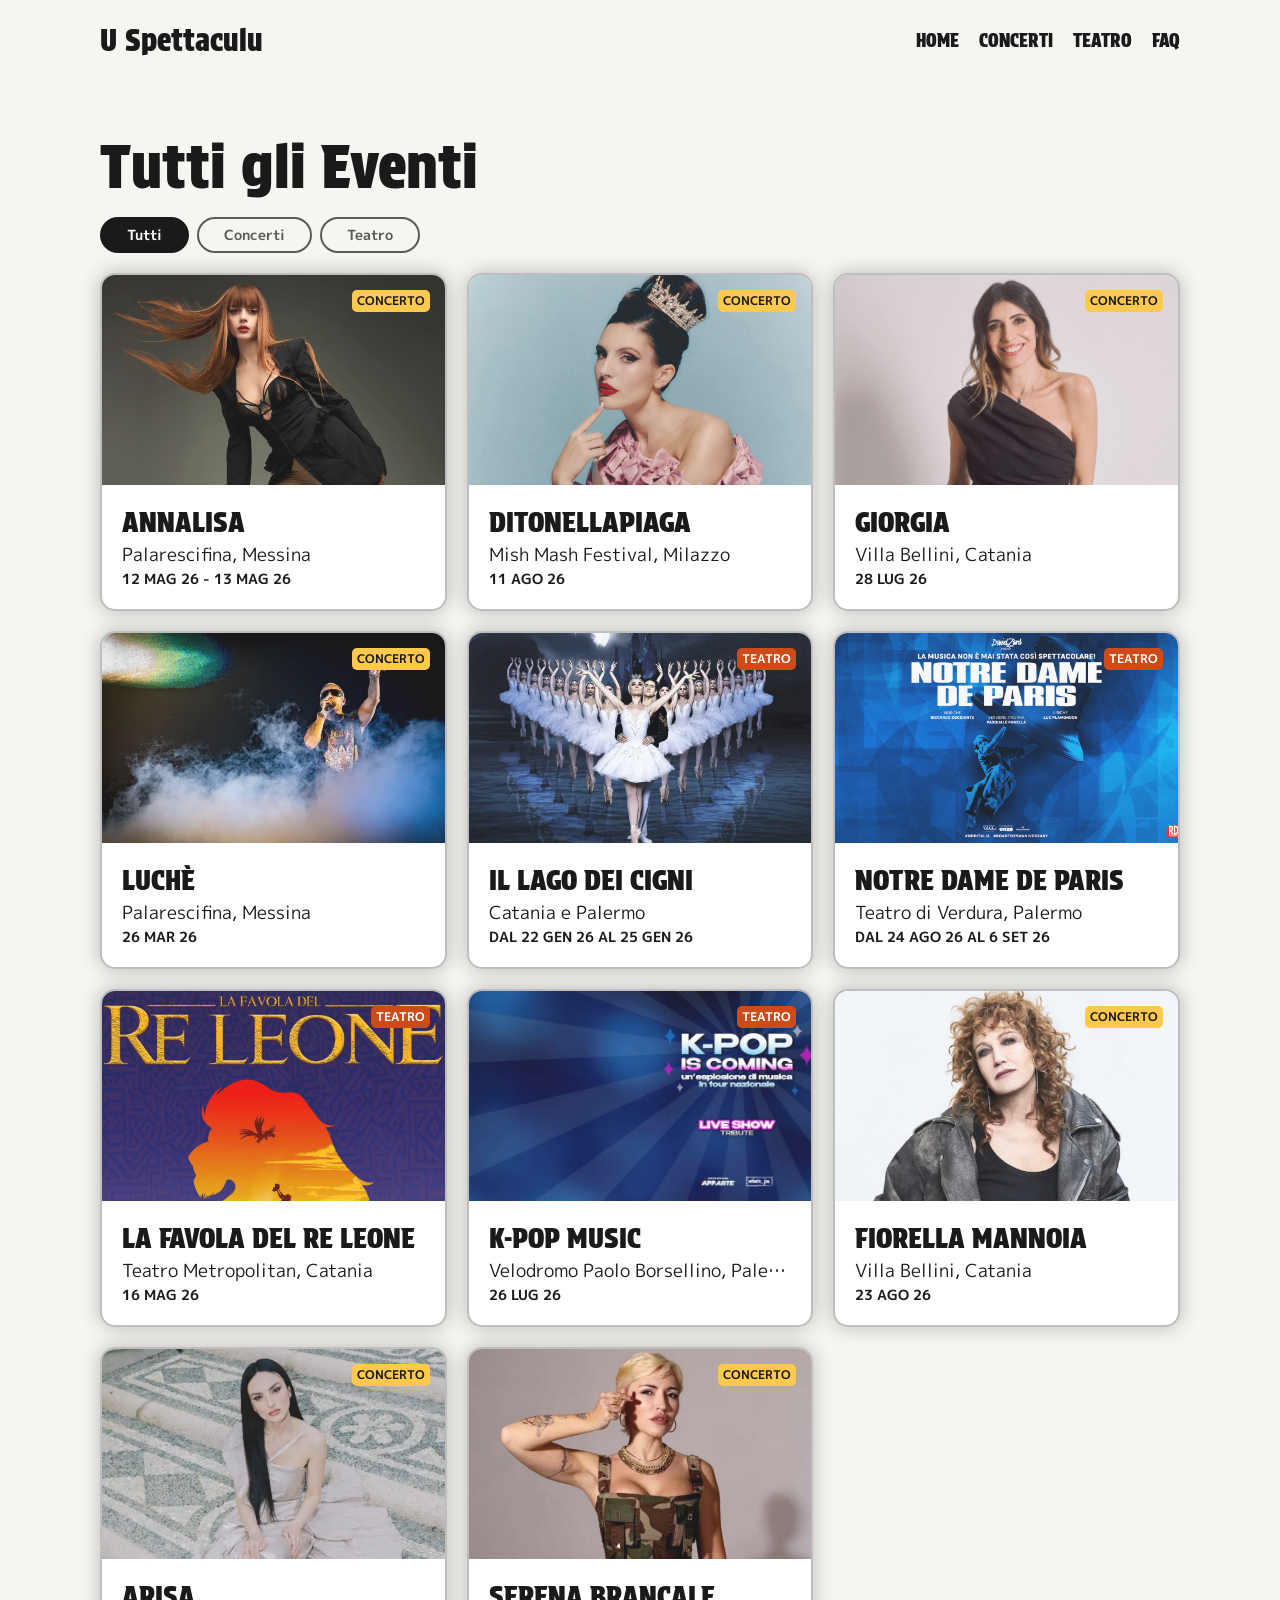
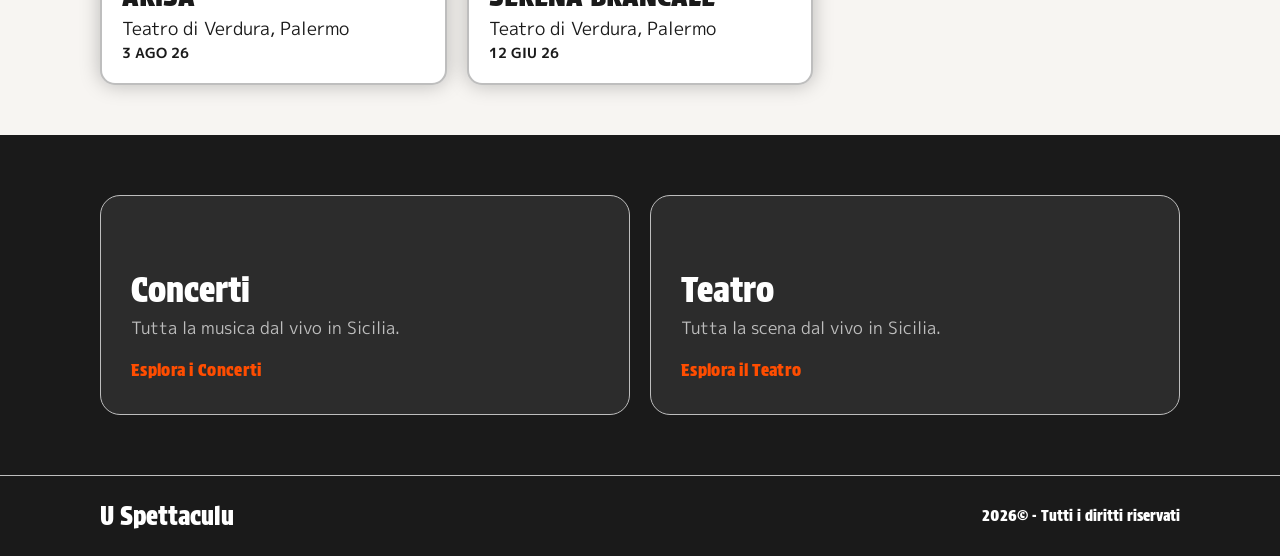
<file: tutti-eventi.html>
<!DOCTYPE html>
<html lang="it">
<head>
    <meta charset="UTF-8">
    <meta name="viewport" content="width=device-width, initial-scale=1.0">
    <title>Tutti gli Eventi | U Spettaculu</title>
    <link rel="stylesheet" href="css/style.css">
    <link rel="preconnect" href="https://fonts.googleapis.com">
    <link rel="preconnect" href="https://fonts.gstatic.com" crossorigin>
    <link href="https://fonts.googleapis.com/css2?family=Protest+Strike&display=swap" rel="stylesheet">
    <link rel="preconnect" href="https://fonts.googleapis.com">
    <link rel="preconnect" href="https://fonts.gstatic.com" crossorigin>
    <link href="https://fonts.googleapis.com/css2?family=M+PLUS+1p&display=swap" rel="stylesheet">
</head>
<body>
    
<header>
  <div class="navbar">
    <a href="index.html" class="logo">U Spettaculu</a>
    <input type="checkbox" id="menu-toggle" class="menu-toggle">
    <label for="menu-toggle" class="hamburger">
      <span></span>
      <span></span>
      <span></span>
    </label>
    <nav>
      <ul class="nav-link">
        <li><a href="index.html">Home</a></li>
        <li><a href="concerti.html">Concerti</a></li>
        <li><a href="teatro.html">Teatro</a></li>
        <li><a href="faq.html">FAQ</a></li>
      </ul>
    </nav>
  </div>
</header>

<section class="scopri-eventi">
  <div class="scopri-eventi-contenitore">

    <div class="titolo-filtri">
      <h2 class="scopri-titolo">Tutti gli Eventi</h2>
      <div class="scopri-filtri">
        <button class="filtro active">Tutti</button>
        <button class="filtro">Concerti</button>
        <button class="filtro">Teatro</button>
      </div>
    </div>

    <div class="griglia-eventi">

    <a href="annalisa.html">
      <article class="card-eventi">
        <div class="card-immagine">
          <img src="img/annalisa.jpg" alt="Annalisa">
          <span class="badge-concerto">Concerto</span>
        </div>
        <div class="info-evento">
          <span class="nome-evento">Annalisa</span>
          <span class="luogo-evento">Palarescifina, Messina</span>
          <span class="data-evento">12 MAG 26 - 13 MAG 26</span>
        </div>
      </article>
    </a>

    <a href="ditonellapiaga.html">
      <article class="card-eventi">
        <div class="card-immagine">
          <img src="img/ditonellapiaga-ilariaieie-684-1.jpg" alt="Ditonellapiaga">
          <span class="badge-concerto">Concerto</span>
        </div>
        <div class="info-evento">
          <span class="nome-evento">Ditonellapiaga</span>
          <span class="luogo-evento">Mish Mash Festival, Milazzo</span>
          <span class="data-evento">11 Ago 26</span>
        </div>
      </article>
    </a>

      <article class="card-eventi">
        <div class="card-immagine">
          <img src="img/Giorgia La Cura per Me 1181_foto di Paolo Santambrogio.webp" alt="Giorgia">
          <span class="badge-concerto">Concerto</span>
        </div>
        <div class="info-evento">
          <span class="nome-evento">Giorgia</span>
          <span class="luogo-evento">Villa Bellini, Catania</span>
          <span class="data-evento">28 Lug 26</span>
        </div>
      </article>

      <a href="luche.html">
      <article class="card-eventi">
        <div class="card-immagine">
          <img src="img/luche-recensione-forum-concerto.webp" alt="Luchè">
          <span class="badge-concerto">Concerto</span>
        </div>
        <div class="info-evento">
          <span class="nome-evento">Luchè</span>
          <span class="luogo-evento">Palarescifina, Messina</span>
          <span class="data-evento">26 Mar 26</span>
        </div>
      </article>
      </a>

      <a href="il-lago-dei-cigni.html">
      <article class="card-eventi">
        <div class="card-immagine">
          <img src="img/il_lago_dei_cigni2.jpg" alt="Il Lago dei Cigni">
          <span class="badge-teatro">Teatro</span>
        </div>
        <div class="info-evento">
          <span class="nome-evento">Il Lago dei Cigni</span>
          <span class="luogo-evento">Catania e Palermo</span>
          <span class="data-evento">DAL 22 GEN 26 AL 25 GEN 26</span>
        </div>
      </article>
      </a>

      <a href="notre-dame.html">
      <article class="card-eventi">
        <div class="card-immagine">
          <img src="img/NDP_26_FB_event.jpg" alt="Notre Dame De Paris">
          <span class="badge-teatro">Teatro</span>
        </div>
        <div class="info-evento">
          <span class="nome-evento">Notre Dame De Paris</span>
          <span class="luogo-evento">Teatro di Verdura, Palermo</span>
          <span class="data-evento">Dal 24 ago 26 al 6 set 26</span>
        </div>
      </article>
      </a>

      <article class="card-eventi">
        <div class="card-immagine">
          <img src="img/Progetto-senza-titolo-46.jpg" alt="La favola del Re Leone">
          <span class="badge-teatro">Teatro</span>
        </div>
        <div class="info-evento">
          <span class="nome-evento">La favola del Re Leone</span>
          <span class="luogo-evento">Teatro Metropolitan, Catania</span>
          <span class="data-evento">16 Mag 26</span>
        </div>
      </article>

      <article class="card-eventi">
        <div class="card-immagine">
          <img src="img/kpop-coming-soon-biglietti-4.jpg" alt="K-POP Music">
          <span class="badge-teatro">Teatro</span>
        </div>
        <div class="info-evento">
          <span class="nome-evento">K-POP Music</span>
          <span class="luogo-evento">Velodromo Paolo Borsellino, Palermo</span>
          <span class="data-evento">26 Lug 26</span>
        </div>
      </article>

      <article class="card-eventi">
        <div class="card-immagine">
          <img src="img/Fiorella-Mannoia-1200x675.jpg" alt="Fiorella Mannoia">
          <span class="badge-concerto">Concerto</span>
        </div>
        <div class="info-evento">
          <span class="nome-evento">Fiorella Mannoia</span>
          <span class="luogo-evento">Villa Bellini, Catania</span>
          <span class="data-evento">23 Ago 26</span>
        </div>
      </article>

      <article class="card-eventi">
        <div class="card-immagine">
          <img src="img/arisa-rugiada-1200x675.jpg.webp" alt="Arisa">
          <span class="badge-concerto">Concerto</span>
        </div>
        <div class="info-evento">
          <span class="nome-evento">Arisa</span>
          <span class="luogo-evento">Teatro di Verdura, Palermo</span>
          <span class="data-evento">3 Ago 26</span>
        </div>
      </article>

      <article class="card-eventi">
        <div class="card-immagine">
          <img src="img/Serena Brancale foto 2.jpg" alt="Serena Brancale">
          <span class="badge-concerto">Concerto</span>
        </div>
        <div class="info-evento">
          <span class="nome-evento">Serena Brancale</span>
          <span class="luogo-evento">Teatro di Verdura, Palermo</span>
          <span class="data-evento">12 Giu 26</span>
        </div>
      </article>

    </div>

  </div>
</section>

<section class="categorie">
  <div class="griglia-categorie">

      <div class="card-categoria">
        <h3 class="nome-categoria">Concerti</h3>
        <p class="descrizione-categoria">Tutta la musica dal vivo in Sicilia.</p>
        <a href="concerti.html" class="btn-categoria"><span>Esplora i Concerti</span></a>
      </div>

      <div class="card-categoria">
        <h3 class="nome-categoria">Teatro</h3>
        <p class="descrizione-categoria">Tutta la scena dal vivo in Sicilia.</p>
        <a href="teatro.html" class="btn-categoria"><span>Esplora il Teatro</span></a>
      </div>

  </div>
</section>

<footer class="footer">
  <div class="footer-contenuti">
    <a href="index.html" class="footer-logo">U Spettaculu</a>
    <span class="footer-copyright">2026© - Tutti i diritti riservati</span>
  </div>
</footer>

</body>
</html>
</file>
<file: css/style.css>
:root {
    --nero: #1A1A1A;
    --nero-opacizzato: rgba(26, 26, 26, 0.7);
    --nerino: #2C2C2C;
    --background: #F7F5F2;
    --arancione: #FF4D00;
    --giallo: #FFC94D;
    --rosso: #CD4B18;
    --bianco: #FFFFFF;
    --grigio: #BEBEBE;
    --arancione-hover: #912c00;
}

.protest-strike-regular {
    font-family: "Protest Strike", sans-serif;
    font-weight: 400;
    font-style: normal;
}

.m-plus-1p-regular {
    font-family: "M PLUS 1p", sans-serif;
    font-weight: 400;
    font-style: normal;
}

* {
    margin: 0;
    padding: 0;
    box-sizing: border-box;
}

body{
    background: var(--background);
    color: var(--nero);
    width: 100%;
    max-width: 1520px;
    margin: 0 auto;
    overflow-x: hidden;
}

a {
    text-decoration: none;
    color: var(--nero);
}

.navbar {
    display: flex;
    align-items: center;
    justify-content: space-between;
    height: 80px;
    margin: 0 100px;
    position: relative;
}

.menu-toggle {
    display: none;
}

.hamburger {
    display: none;
}

.logo {
    font-family: "Protest Strike", sans-serif;
    font-size: 30px;
}

.nav-link{
    display: flex;
    gap: 20px;
    list-style: none;
}

.nav-link a {
    font-family: "Protest Strike", sans-serif;
    font-size: 18px;
    text-transform: uppercase;
    text-decoration: none;
    padding-bottom: 2px;
    border-bottom: 2px solid transparent;
    transition: border-color 0.2s ease;
}

.nav-link a:hover,
.nav-link a.attivo {
    border-bottom-color: var(--nero);
}

.hero {
    position: relative;
    width: 100vw;
    left: 50%;
    transform: translateX(-50%);
    height: 515px;
    overflow: hidden;
    background: var(--nero);
}

.hero-track {
    display: flex;
    width: 300%;
    height: 100%;
    animation: slide 15s infinite;
}

.hero-slide {
    position: relative;
    width: 100vw;
    height: 100%;
}

.hero-slide img {
    width: 100%;
    height: 100%;
    object-fit: cover;
    object-position: center -80px;
    opacity: 1;
}

.hero-slide::before{
    content:"";
    position: absolute;
    inset: 0;
    background: linear-gradient(0deg, #1A1A1A 0%, rgba(62,62,62,0.5) 50%, rgba(99,99,99,0) 100%);
    z-index: 1;
}

.hero-contenuti {
    position: absolute;
    left: 0;
    bottom: 0;
    padding: 0px 0px 54px 100px;
    max-width: 100%;
    color: var(--bianco);
    display: flex;
    flex-direction: column;
    gap: 10px;
    z-index: 2;
}

.hero-titolo {
    font-family: "Protest Strike", sans-serif;
    font-size: 60px;
    font-weight: 100;
    line-height: 80%;
}

.hero-descrizione {
    font-family: "M PLUS 1p", sans-serif;
    font-size: 18px;
    line-height: 120%;
    max-width: 430px;
    margin-bottom: 10px;
}

.btn-arancione {
    background-color: var(--arancione);
    color: var(--bianco);
    font-family: "M PLUS 1p", sans-serif;
    font-weight: 600;
    font-size: 20px;
    padding: 15px 55px;
    max-width: fit-content;
    border-radius: 15px;
    border: none;
    cursor: pointer;
    transition: background-color 0.2s ease-in-out;
}

.btn-arancione:hover {
  background-color: var(--arancione-hover);
}

.hero-dots {
  position: absolute;
  right: 100px;
  bottom: 54px;
  display: flex;
  gap: 10px;
}

.hero-dots span {
  width: 7px;
  height: 7px;
  border-radius: 50%;
  background: rgba(255,255,255,0.4);
  position: relative;
}

.hero-dots span::after {
  content:"";
  position: absolute;
  inset: 0;
  border-radius: 50%;
  background: #ffffff;
  opacity: 0;
  transition: opacity 0.2s ease;
}

.hero-dots span:nth-child(1)::after{animation:dot1 15s infinite;}
.hero-dots span:nth-child(2)::after{animation:dot2 15s infinite;}
.hero-dots span:nth-child(3)::after{animation:dot3 15s infinite;}

@keyframes slide{
  0%, 28.33%{transform:translateX(0);}
  33.33%, 61.66%{transform:translateX(-100vw);}
  66.66%, 95%{transform:translateX(-200vw);}
  100%{transform:translateX(0);}
}

@keyframes dot1{
  0%{opacity:1;} 28.33%{opacity:1;} 33.33%,100%{opacity:0;}
}
@keyframes dot2{
  0%,33.33%{opacity:0;} 38.33%,61.66%{opacity:1;} 66.66%,100%{opacity:0;}
}
@keyframes dot3{
  0%,66.66%{opacity:0;} 71.66%,95%{opacity:1;} 100%{opacity:0;}
}

.scopri-eventi {
  padding: 50px 100px;
}

.scopri-eventi-contenitore {
  display: flex;
  flex-direction: column;
}

.titolo-filtri {
  display: flex;
  flex-direction: column;
  gap: 15px;
  margin-bottom: 20px;
}

.scopri-titolo {
  font-family: "Protest Strike", sans-serif;
  font-size: 60px;
  font-weight: 100;
}

.scopri-filtri {
  display: flex;
  gap: 8px;
}

.filtro {
  padding: 6px 25px;
  background-color: transparent;
  border: 2px solid var(--nero-opacizzato);
  border-radius: 50px;
  font-family: "M PLUS 1p", sans-serif;
  color: var(--nero-opacizzato);
  font-size: 14px;
  font-weight: 600;
  transition: background 0.2s ease, color 0.2s ease;
}

.filtro.active,
.filtro:hover {
  background: var(--nero);
  color: var(--bianco);
}

.griglia-eventi {
  display: grid;
  grid-template-columns: repeat(3, 1fr);
  gap: 20px;
}

.card-eventi {
  display: flex;
  flex-direction: column;
  height: fit-content;
  border-radius: 15px;
  overflow: hidden;
  background: var(--bianco);
  border: 2px solid var(--grigio);
  box-shadow: 0 0 20px rgba(0, 0, 0, 0.25);
}

.card-immagine {
  position: relative;
  height: 210px;
  width: 100%;
  overflow: hidden;
}

.card-immagine img {
  width: 100%;
  height: 100%;
  object-fit: cover;
  object-position: center top;
  opacity: 0.9;
  transition: transform .4s ease, opacity .4s ease;
}

.card-eventi:hover .card-immagine img {
  transform: scale(1.06);
  opacity: 1;
}

.badge-concerto, .badge-teatro {
  position: absolute;
  top: 15px;
  right: 15px;
  width: fit-content;
  height: fit-content;
  padding: 2px 5px;
  border-radius: 5px;
  font-family: "M PLUS 1p", sans-serif;
  font-size: 12px;
  font-weight: 600;
  text-transform: uppercase;
}

.badge-concerto {
  background-color: var(--giallo);
  color: var(--nero);
}

.badge-teatro {
  background-color: var(--rosso);
  color: var(--bianco);
}

.info-evento {
  padding: 20px;
  display: flex;
  flex-direction: column;
  justify-content: center;
  gap: 1.5px;
}

.nome-evento {
  font-family: "Protest Strike", sans-serif;
  font-size: 28px;
  color: var(--nero);
  text-transform: uppercase;
  white-space: nowrap;
  overflow: hidden;
  text-overflow: ellipsis;
}

.luogo-evento {
  font-family: "M PLUS 1p", sans-serif;
  font-size: 18px;
  color: var(--nero);
  white-space:nowrap;
  overflow:hidden;
  text-overflow:ellipsis;
}

.data-evento {
  font-family: "M PLUS 1p", sans-serif;
  font-size: 14px;
  color: var(--nero);
  font-weight: 600;
  text-transform: uppercase;
}

.spazio-bottone {
  display: flex;
  justify-content: center;
  margin-top: 50px;
}

.categorie {
  padding: 60px 100px;
  background-color: var(--nero);
  width: 100vw;
  position: relative;
  left: 50%;
  transform: translateX(-50%);
}

.griglia-categorie {
  display: grid;
  grid-template-columns: repeat(2, 1fr);
  gap: 20px;
}

.card-categoria {
  display: flex;
  flex-direction: column;
  min-height: 220px;
  background-color: var(--nerino);
  padding: 30px;
  gap: 5px;
  justify-content: flex-end;
  border-radius: 20px;
  border: 0.5px solid var(--grigio);
  transition: transform 0.25s ease;
}

.card-categoria:hover {
  transform: translateY(-8px);
}

.nome-categoria {
  font-family: "Protest Strike", sans-serif;
  font-size: 34px;
  color: var(--bianco);
  font-weight: 100;
}

.descrizione-categoria {
  font-family: "M PLUS 1p", sans-serif;
  font-size: 17px;
  color: var(--grigio);
  margin-bottom: 15px;
}

.btn-categoria {
  font-family: "Protest Strike", sans-serif;
  font-size: 17px;
  letter-spacing: 0.3px;
  color: var(--arancione);
  display: inline-flex;
  align-items: center;
  gap: 6px;
  width: fit-content;
}

.btn-categoria span {
  padding-bottom: 2px;
  border-bottom: 2px solid transparent;
  transition: border-color 0.25s ease;
}

.card-categoria:hover .btn-categoria span {
  border-bottom-color: var(--arancione);
}

.btn-categoria::after {
  content: "→";
  opacity: 0;
  transform: translateX(-4px);
  transition: opacity 0.25s ease, transform 0.25s ease;
}

.card-categoria:hover .btn-categoria::after {
  opacity: 1;
  transform: translateX(0);
}

.footer {
  padding: 25px 100px;
  background-color: var(--nero);
  border-top: 1px solid var(--grigio);
  width: 100vw;
  position: relative;
  left: 50%;
  transform: translateX(-50%);
}

.footer-contenuti {
  display: flex;
  justify-content: space-between;
  align-items: center;
  font-family: "Protest Strike", sans-serif;
  color: var(--bianco);
}

.footer-logo {
  font-size: 25px;
  color: var(--bianco);
}

.footer-copyright {
  font-size: 15px;
}

.hero-titolo-badge {
  display: flex;
  gap: 15px;
  align-items: end;
}

.badge-concerto-alternativo, .badge-teatro-alternativo {
  width: fit-content;
  height: fit-content;
  padding: 4px 20px;
  border-radius: 50px;
  font-family: "M PLUS 1p", sans-serif;
  font-size: 12px;
  font-weight: 600;
}

.badge-concerto-alternativo {
  border: 2px solid var(--giallo);
  color: var(--giallo);
}

.badge-teatro-alternativo {
  border: 2px solid var(--rosso);
  color: var(--rosso);
}

.dettagli-evento {
  padding: 50px 100px;
}

.griglia-dettagli {
  display: flex;
  align-items: stretch;
  gap: 20px;
}

.colonna-sinistra,
.colonna-destra {
  display: flex;
  flex-direction: column;
  flex: 1;
  gap: 20px;
  justify-content: space-between;
}

.card-dettaglio {
  background: var(--bianco);
  border: 2px solid var(--grigio);
  border-radius: 20px;
  box-shadow: 0 0 20px rgba(0, 0, 0, 0.25);
  padding: 20px;
}

.titolo-card {
  font-family: "M PLUS 1p", sans-serif;
  font-size: 16px;
  font-weight: 700;
  color: var(--arancione);
  text-transform: uppercase;
  margin-bottom: 8px;
}

.card-immagine-evento {
  padding: 0;
  overflow: hidden;
  height: 460px;
}

.card-immagine-evento img {
  width: 100%;
  height: 100%;
  object-fit: cover;
  display: block;
}

.card-info-evento {
  height: fit-content;
}

.info-titolo {
  font-family: "M PLUS 1p", sans-serif;
  font-size: 14px;
  color: var(--grigio);
  text-transform: uppercase;
}

.info-riga {
  font-family: "M PLUS 1p", sans-serif;
  font-size: 16px;
  font-weight: 600;
  padding-bottom: 12px;
  margin-bottom: 8px;
  color: var(--nero);
  border-bottom: 1px solid var(--grigio);
}

.ultima-riga {
  border-bottom: none;
  padding: 0;
  margin: 0;
}

.card-biografia {
  height: fit-content;
}

.card-biografia p {
  font-family: "M PLUS 1p", sans-serif;
  font-size: 16px;
  line-height: 150%;
  color: var(--nero);
}

.card-mappa iframe {
  border-radius: 10px;
  margin-top: 5px;
}

.card-altre-date {
  height: fit-content;
}

.gruppo-data {
  display: flex;
  flex-direction: row;
  justify-content: space-between;
  align-items: center;
  padding-bottom: 12px;
  margin-bottom: 8px;
  border-bottom: 1px solid var(--grigio);
}

.ultima-data {
  border-bottom: none;
  padding: 0;
  margin: 0;
}

.città-luogo {
  display: flex;
  flex-direction: column;
  gap: 3px;
}

.città {
  font-family: "M PLUS 1p", sans-serif;
  font-size: 16px;
  font-weight: 700;
  color: var(--nero);
}

.luogo {
  font-family: "M PLUS 1p", sans-serif;
  font-size: 15px;
  font-weight: 400;
  color: var(--nero);
}

.data {
  font-family: "M PLUS 1p", sans-serif;
  font-size: 16px;
  font-weight: 700;
  color: var(--arancione);
  text-transform: uppercase;
}

.card-biglietti {
  display: flex;
  flex-direction: column;
  justify-content: center;
}

.card-biglietti p {
  font-family: "M PLUS 1p", sans-serif;
  font-size: 14px;
  font-weight: 500;
  color: var(--nero);
  margin-bottom: 8px;

}

.bottoni-biglietti {
  display: flex;
  flex-direction: column;
  gap: 8px;
}

.btn-biglietto {
  font-family: "M PLUS 1p", sans-serif;
  font-size: 18px;
  font-weight: 700;
  color: var(--nero);
  border: 1px solid var(--grigio);
  border-radius: 12px;
  padding: 10px;
}

.potrebbero-piacerti {
  display: flex;
  flex-direction: row;
  justify-content: space-between;
  align-items: end;
}

.potrebbero-piacerti-titolo {
  font-family: "Protest Strike", sans-serif;
  font-size: 50px;
  font-weight: 100;
  color: var(--bianco);
}

.btn-potrebbero-piacerti {
  font-family: "Protest Strike", sans-serif;
  font-size: 17px;
  letter-spacing: 0.3px;
  color: var(--arancione);
  display: inline-flex;
  align-items: center;
  gap: 6px;
  width: fit-content;
}

.btn-potrebbero-piacerti span {
  padding-bottom: 2px;
  border-bottom: 2px solid transparent;
  transition: border-color 0.25s ease;
}

.btn-potrebbero-piacerti:hover span {
  border-bottom-color: var(--arancione);
}

.btn-potrebbero-piacerti::after {
  content: "→";
  opacity: 0;
  transform: translateX(-4px);
  transition: opacity 0.25s ease, transform 0.25s ease;
}

.btn-potrebbero-piacerti:hover::after {
  opacity: 1;
  transform: translateX(0);
}

.faq {
  padding: 50px 100px;
}

.faq-titolo {
  font-family: "Protest Strike", sans-serif;
  font-size: 60px;
  font-weight: 100;
  line-height: 100%;
  margin-bottom: 26px;
}

.faq-lista {
  display: flex;
  flex-direction: column;
  gap: 15px;
}

.faq-item {
  background: var(--bianco);
  border: 2px solid var(--grigio);
  border-radius: 20px;
  box-shadow: 0 0 20px rgba(0, 0, 0, 0.08);
  overflow: hidden;
  transition: border-color 0.2s ease;
}

.faq-item[open] {
  border-color: var(--arancione);
}

.faq-domanda {
  font-family: "Protest Strike", sans-serif;
  font-size: 22px;
  font-weight: 100;
  padding: 20px;
  cursor: pointer;
  list-style: none;
  display: flex;
  justify-content: space-between;
  align-items: center;
}

.faq-domanda::after {
  content: "+";
  font-family: "M PLUS 1p", sans-serif;
  font-size: 26px;
  font-weight: 300;
  color: var(--arancione);
  transition: transform 0.25s ease;
}

.faq-item[open] .faq-domanda::after {
  transform: rotate(45deg);
}

.faq-risposta {
  font-family: "M PLUS 1p", sans-serif;
  font-size: 17px;
  color: var(--nero);
  padding: 0 30px 22px 24px;
}


@media (max-width: 1080px) {
  .griglia-eventi {
    grid-template-columns: repeat(2, 1fr);
  }

  .hero-titolo {
    font-size: 56px;
  }

  .hero-slide img {
    object-position: center;
  }
}

@media (max-width: 720px) {
  .griglia-eventi {
    grid-template-columns: 1fr;
  }

  .griglia-dettagli {
    flex-direction: column;
  }

  .dettagli-evento {
    padding: 50px 20px;
  }

  .scopri-filtri {
    flex-wrap: wrap;
  }

  .navbar {
    margin: 0 20px;
  }

  .menu-toggle {
    display: none;
  }

  .hamburger {
    display: flex;
    flex-direction: column;
    justify-content: center;
    gap: 5px;
    cursor: pointer;
    width: 30px;
    height: 30px;
    margin-left: auto;
  }

  .hamburger span {
    display: block;
    width: 100%;
    height: 2px;
    background: var(--nero);
    border-radius: 2px;
    transition: transform 0.3s ease, opacity 0.3s ease;
  }

  .menu-toggle:checked ~ label.hamburger span:nth-child(1) {
    transform: translateY(7px) rotate(45deg);
  }

  .menu-toggle:checked ~ label.hamburger span:nth-child(2) {
    opacity: 0;
  }

  .menu-toggle:checked ~ label.hamburger span:nth-child(3) {
    transform: translateY(-7px) rotate(-45deg);
  }

  .menu-toggle:checked ~ nav .nav-link {
    display: flex;
  }

  .nav-link {
    display: none;
    position: absolute;
    top: 80px;
    left: 0;
    right: 0;
    background: var(--background);
    flex-direction: column;
    padding: 20px;
    gap: 15px;
    border-bottom: 1px solid var(--grigio);
    z-index: 100;
  }

  .hero {
    height: 520px;
  }

  .hero-slide img {
    object-position: center;
  }

  .hero-titolo {
    font-size: 40px;
  }

  .hero-titolo-badge {
    flex-wrap: wrap;
    align-items: flex-start;
  }

  .hero-contenuti {
    padding: 0 20px 44px 20px;
  }

  .hero-dots {
    right: 20px;
    bottom: 44px;
  }

  .scopri-titolo {
    font-size: 34px;
  }

  .scopri-eventi {
    padding: 50px 20px;
  }

  .card-immagine {
    height: 300px;
  }

  .categorie {
    padding: 60px 20px;
  }

  .griglia-categorie {
    grid-template-columns: 1fr;
  }

  .card-categoria {
    min-height: 220px;
    padding: 28px;
  }

  .footer {
    padding: 25px 20px;
  }

  .footer-contenuti {
    flex-direction: column;
    align-items: flex-start;
    gap: 8px;
  }

  .card-immagine-evento {
    min-height: 240px;
  }

  .potrebbero-piacerti {
    flex-direction: column;
    align-items: flex-start;
    gap: 12px;
  }

  .potrebbero-piacerti-titolo {
    font-size: 34px;
  }

  .faq {
    padding: 50px 20px;
  }

  .faq-titolo {
    font-size: 38px;
  }

  .faq-domanda {
    font-size: 18px;
  }
}
</file>
